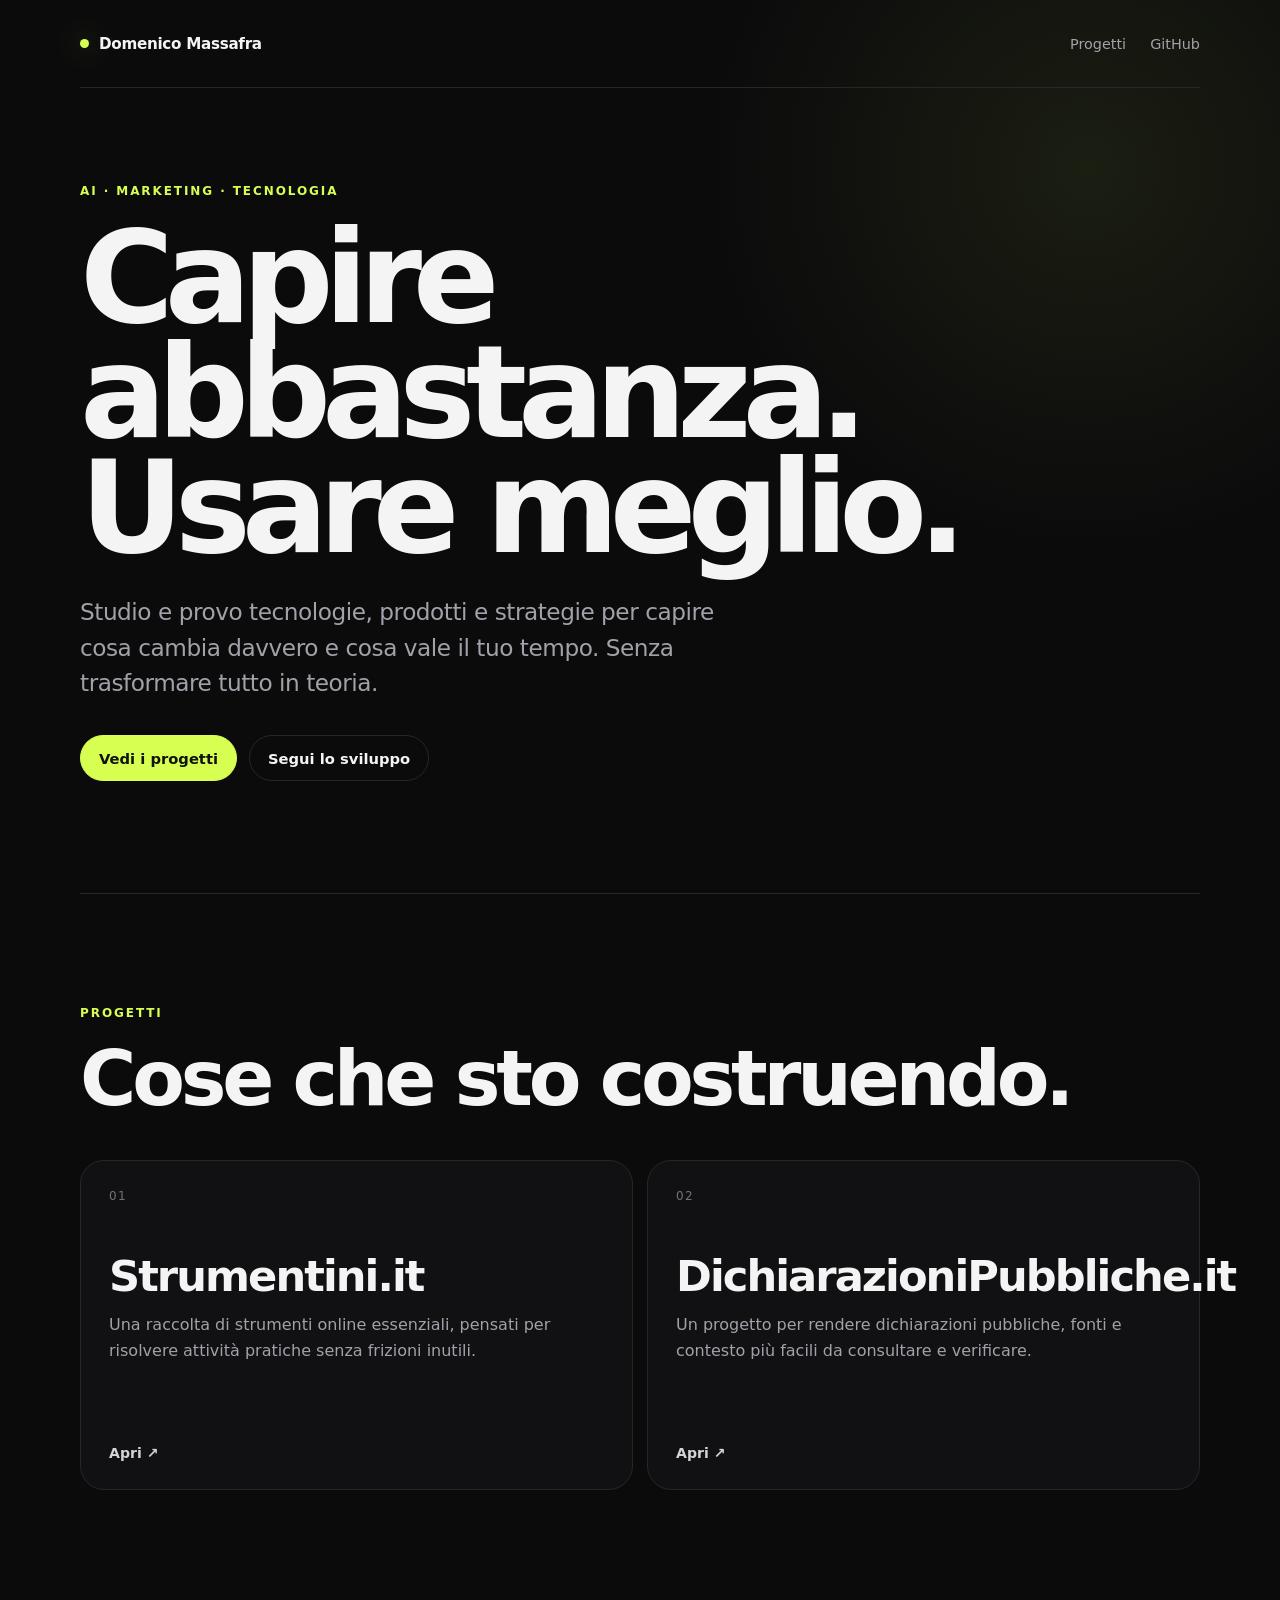
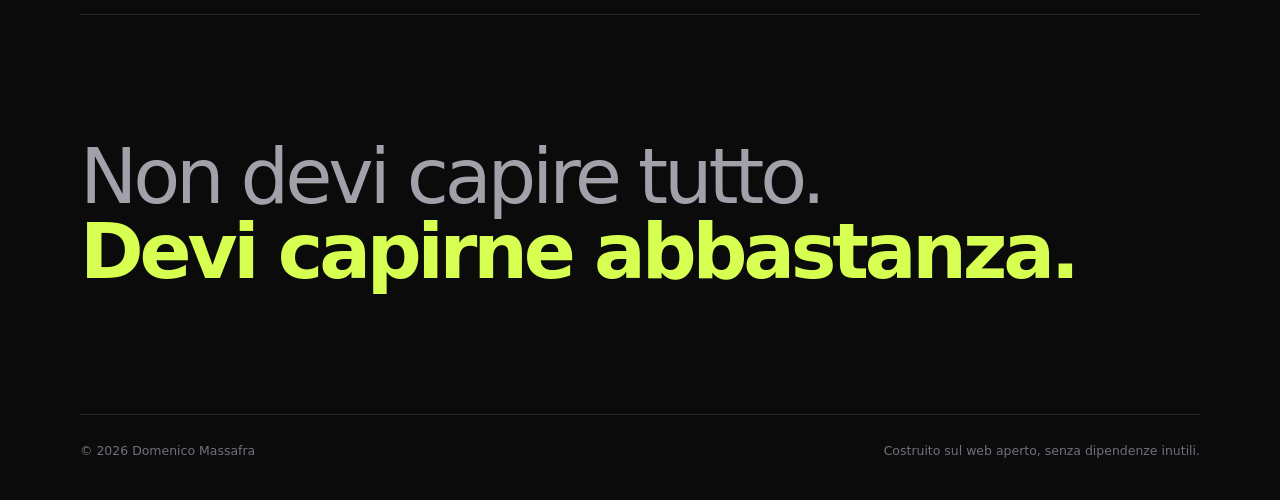
<file: index.html>
<!doctype html>
<html lang="it">
  <head>
    <meta charset="utf-8" />
    <meta name="viewport" content="width=device-width, initial-scale=1" />
    <title>Domenico Massafra — AI, marketing e tecnologia</title>
    <meta
      name="description"
      content="Sito personale di Domenico Massafra. AI, marketing e tecnologia spiegati in modo pratico, con progetti e strumenti utili."
    />
    <meta name="theme-color" content="#0b0b0c" />
    <link rel="canonical" href="https://domenicomassafra.it/" />
    <link rel="icon" href="/favicon.svg" type="image/svg+xml" />
    <link rel="stylesheet" href="/styles.css" />
    <meta property="og:type" content="website" />
    <meta property="og:locale" content="it_IT" />
    <meta property="og:title" content="Domenico Massafra" />
    <meta
      property="og:description"
      content="AI, marketing e tecnologia. Idee, esperimenti e progetti spiegati in modo pratico."
    />
    <meta property="og:url" content="https://domenicomassafra.it/" />
    <meta name="twitter:card" content="summary" />
    <script type="application/ld+json">
      {
        "@context": "https://schema.org",
        "@type": "Person",
        "name": "Domenico Massafra",
        "url": "https://domenicomassafra.it/",
        "sameAs": ["https://github.com/domenicomassafra"]
      }
    </script>
  </head>
  <body>
    <div class="page-shell">
      <header class="site-header" aria-label="Navigazione principale">
        <a class="wordmark" href="/" aria-label="Domenico Massafra, home">
          <span class="wordmark-dot" aria-hidden="true"></span>
          Domenico Massafra
        </a>
        <nav>
          <a href="#progetti">Progetti</a>
          <a href="https://github.com/domenicomassafra" rel="me">GitHub</a>
        </nav>
      </header>

      <main>
        <section class="hero" aria-labelledby="hero-title">
          <p class="eyebrow">AI · MARKETING · TECNOLOGIA</p>
          <h1 id="hero-title">Capire abbastanza.<br />Usare meglio.</h1>
          <p class="hero-copy">
            Studio e provo tecnologie, prodotti e strategie per capire cosa cambia davvero e
            cosa vale il tuo tempo. Senza trasformare tutto in teoria.
          </p>
          <div class="hero-actions">
            <a class="button button-primary" href="#progetti">Vedi i progetti</a>
            <a class="button button-secondary" href="https://github.com/domenicomassafra">
              Segui lo sviluppo
            </a>
          </div>
        </section>

        <section class="projects" id="progetti" aria-labelledby="projects-title">
          <div class="section-heading">
            <p class="eyebrow">PROGETTI</p>
            <h2 id="projects-title">Cose che sto costruendo.</h2>
          </div>

          <div class="project-grid">
            <a class="project-card" href="https://strumentini.it/">
              <div>
                <p class="project-index">01</p>
                <h3>Strumentini.it</h3>
                <p>
                  Una raccolta di strumenti online essenziali, pensati per risolvere attività
                  pratiche senza frizioni inutili.
                </p>
              </div>
              <span class="project-link" aria-hidden="true">Apri ↗</span>
            </a>

            <a class="project-card" href="https://dichiarazionipubbliche.it/">
              <div>
                <p class="project-index">02</p>
                <h3>DichiarazioniPubbliche.it</h3>
                <p>
                  Un progetto per rendere dichiarazioni pubbliche, fonti e contesto più facili
                  da consultare e verificare.
                </p>
              </div>
              <span class="project-link" aria-hidden="true">Apri ↗</span>
            </a>
          </div>
        </section>

        <section class="principle" aria-label="Principio editoriale">
          <p>Non devi capire tutto.</p>
          <strong>Devi capirne abbastanza.</strong>
        </section>
      </main>

      <footer>
        <p>© <span id="year">2026</span> Domenico Massafra</p>
        <p>Costruito sul web aperto, senza dipendenze inutili.</p>
      </footer>
    </div>
  </body>
</html>
</file>
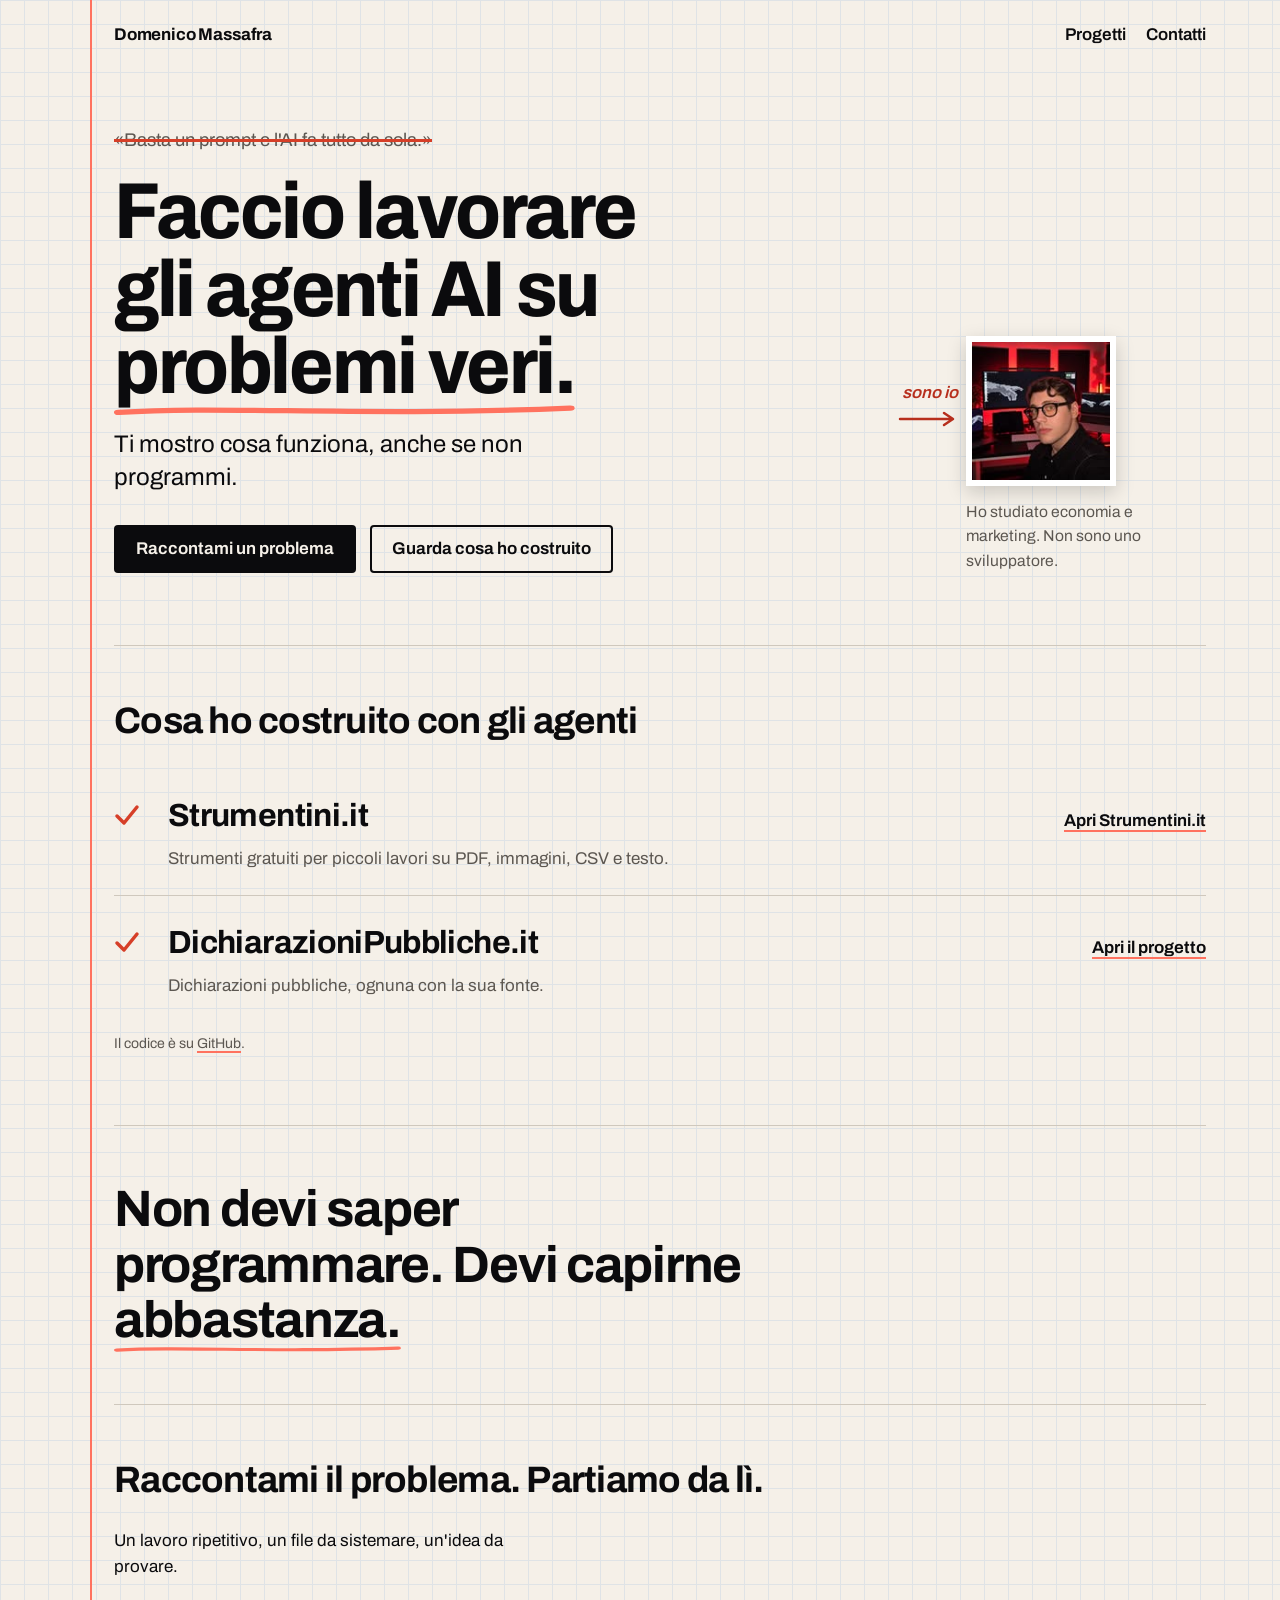
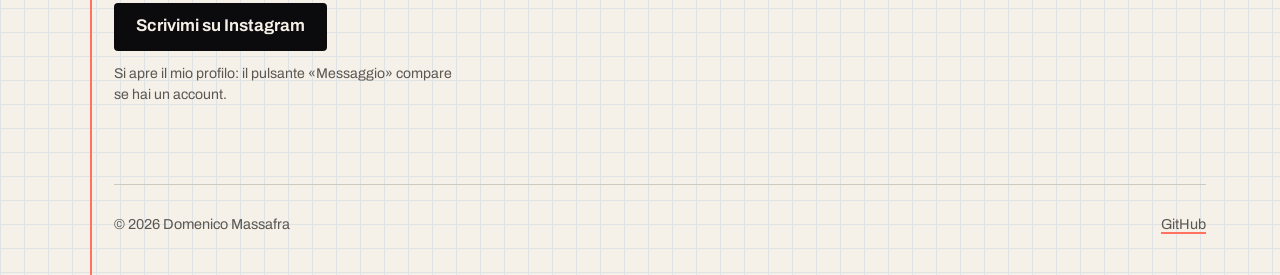
<file: docs/redesign-20261114/a/index.html>
<!doctype html>
<html lang="it">
<head>
<meta charset="utf-8">
<meta name="viewport" content="width=device-width, initial-scale=1">
<title>Domenico Massafra</title>
<meta name="description" content="Faccio lavorare gli agenti AI su problemi veri. Ti mostro cosa funziona, anche se non programmi.">
<link rel="icon" href="../../../site/favicon.svg">
<link rel="stylesheet" href="../fonts/fonts.css">
<style>
:root{
  --paper:#f5f0e8; --ink:#0b0b0d; --soft:#5c5751; --grid:#dfe3e6; --margin:#ff725f;
  --red:#b72f1d;      /* red pen as text on paper: 5.6:1 */
  --red-big:#d63f28;  /* Signal, display size only */
  --line:#cfc8bd;
}
*{box-sizing:border-box}
html{color-scheme:light}
body{margin:0;background:var(--paper);color:var(--ink);font:400 1.0625rem/1.55 "Archivo",Arial,sans-serif;
  background-image:linear-gradient(var(--grid) 1px,transparent 1px),linear-gradient(90deg,var(--grid) 1px,transparent 1px);
  background-size:24px 24px;}
::selection{background:var(--margin);color:var(--ink)}
a{color:inherit;text-underline-offset:.22em;text-decoration-thickness:2px;text-decoration-color:var(--margin)}
a:focus-visible,.btn:focus-visible{outline:3px solid var(--ink);outline-offset:3px;border-radius:2px}
.skip{position:absolute;left:-999px}.skip:focus{left:16px;top:12px;background:var(--ink);color:var(--paper);padding:.5rem .8rem;z-index:9}
.page{position:relative;max-width:1180px;margin:0 auto;padding:0 24px 0 64px}
.page::before{content:"";position:absolute;top:0;bottom:0;left:40px;width:2px;background:var(--margin)}
header{display:flex;justify-content:space-between;align-items:center;padding:22px 0;gap:16px;flex-wrap:wrap}
.mark{font-weight:700;letter-spacing:-.01em;text-decoration:none}
nav a{margin-left:20px;font-weight:600;text-decoration:none}
nav a:hover{text-decoration:underline}
.hero{display:grid;grid-template-columns:minmax(0,1fr) 240px;gap:48px;align-items:end;padding:56px 0 72px}
.myth{color:var(--soft);font-size:1.15rem;margin:0 0 18px;text-decoration:line-through 3px var(--red-big)}
h1{font-weight:750;font-stretch:92%;font-size:clamp(2.4rem,6.2vw,5.2rem);line-height:.98;letter-spacing:-.03em;margin:0;max-width:13ch;text-wrap:balance}
.u{position:relative;white-space:nowrap}
.u svg{position:absolute;left:0;bottom:-.12em;width:100%;height:.22em;overflow:visible}
.lead{font-size:clamp(1.2rem,2vw,1.5rem);line-height:1.35;margin:22px 0 0;max-width:30ch}
.actions{display:flex;gap:14px;flex-wrap:wrap;margin-top:32px}
.btn{display:inline-flex;align-items:center;min-height:48px;padding:0 22px;background:var(--ink);color:var(--paper);font-weight:650;text-decoration:none;border-radius:4px;transition:transform .15s ease-out,background .15s}
.btn:hover{background:var(--red)}
.btn:active{transform:translateY(1px)}
.btn.ghost{background:transparent;color:var(--ink);box-shadow:inset 0 0 0 2px var(--ink)}
.btn.ghost:hover{background:var(--ink);color:var(--paper)}
figure{margin:0;position:relative;justify-self:end}
figure img{display:block;width:150px;height:150px;border:6px solid #fff;box-shadow:0 6px 18px rgba(11,11,13,.18)}
figcaption{position:absolute;left:-118px;top:44px;color:var(--red);font-weight:600;font-style:italic;font-size:1.05rem;width:110px;text-align:right}
figcaption svg{display:block;margin:4px 0 0 auto}
.intro{margin:14px 0 0;color:var(--soft);font-size:.98rem;max-width:30ch}
section{padding:56px 0;border-top:1px solid var(--line)}
h2{font-weight:700;font-size:clamp(1.6rem,3vw,2.3rem);letter-spacing:-.02em;line-height:1.05;margin:0 0 28px}
.work{list-style:none;margin:0;padding:0}
.work li{display:grid;grid-template-columns:36px minmax(0,1fr) auto;gap:6px 18px;align-items:baseline;padding:22px 0;border-bottom:1px solid var(--line)}
.work li:last-child{border-bottom:0}
.work h3{margin:0;overflow-wrap:anywhere;font-size:clamp(1.4rem,2.6vw,2rem);letter-spacing:-.02em;font-weight:700}
.work p{grid-column:2;margin:0;color:var(--soft);max-width:52ch}
.work a.go{grid-column:3;grid-row:1;font-weight:650;white-space:nowrap}
.work svg{grid-row:1}
.quote{font-weight:700;font-size:clamp(1.7rem,4vw,3.2rem);line-height:1.08;letter-spacing:-.025em;max-width:22ch;margin:0}
.quote .u svg{height:.2em}
.contact p{margin:0 0 22px;max-width:44ch}
.note{font-size:.88rem;color:var(--soft);margin-top:12px!important}
footer{display:flex;justify-content:space-between;gap:16px;flex-wrap:wrap;padding:28px 0 40px;border-top:1px solid var(--line);font-size:.9rem;color:var(--soft)}
@media (max-width:760px){
  .page{padding:0 16px 0 36px}.page::before{left:20px}
  .hero{grid-template-columns:1fr;gap:28px;padding:28px 0 48px}
  figure{justify-self:start;order:-1;margin-left:0}
  figcaption{left:172px;top:40px;text-align:left}
  figcaption svg{transform:scaleX(-1);margin:4px 0 0}
  nav a{margin:0 16px 0 0}
  .work li{grid-template-columns:28px minmax(0,1fr)}
  .work a.go{grid-column:2;grid-row:auto}
  .btn{flex:1 1 100%;justify-content:center}
}
@media (max-width:360px){figcaption{left:166px;width:90px}}
@media (prefers-reduced-motion:no-preference){
  .draw path{stroke-dasharray:400;stroke-dashoffset:400;animation:draw .9s .35s cubic-bezier(.2,.7,.2,1) forwards}
  @keyframes draw{to{stroke-dashoffset:0}}
}
</style>
</head>
<body>
<a class="skip" href="#main">Vai al contenuto</a>
<div class="page">
<header>
  <a class="mark" href="#">Domenico Massafra</a>
  <nav aria-label="Principale"><a href="#progetti">Progetti</a><a href="#contatti">Contatti</a></nav>
</header>
<main id="main">
  <div class="hero">
    <div>
      <p class="myth">«Basta un prompt e l'AI fa tutto da sola.»</p>
      <h1>Faccio lavorare gli agenti AI su <span class="u">problemi veri.<svg viewBox="0 0 300 20" preserveAspectRatio="none" aria-hidden="true" class="draw"><path d="M3 12 C70 4 160 17 297 7" stroke="#ff725f" stroke-width="6" fill="none" stroke-linecap="round"/></svg></span></h1>
      <p class="lead">Ti mostro cosa funziona, anche se non programmi.</p>
      <div class="actions">
        <a class="btn" href="https://www.instagram.com/domenico.massafraa/">Raccontami un problema</a>
        <a class="btn ghost" href="#progetti">Guarda cosa ho costruito</a>
      </div>
    </div>
    <figure>
      <img src="../../../site/ritratto-instagram.jpg" width="150" height="150" alt="Domenico Massafra alla sua scrivania, con occhiali e luce rossa alle spalle">
      <figcaption>sono io<svg width="60" height="18" viewBox="0 0 60 18" aria-hidden="true"><path d="M2 9 H54 M46 3 L55 9 L46 15" stroke="#b72f1d" stroke-width="2.5" fill="none" stroke-linecap="round" stroke-linejoin="round"/></svg></figcaption>
      <p class="intro">Ho studiato economia e marketing. Non sono uno sviluppatore.</p>
    </figure>
  </div>

  <section id="progetti" aria-labelledby="h-prog">
    <h2 id="h-prog">Cosa ho costruito con gli agenti</h2>
    <ul class="work">
      <li>
        <svg width="26" height="22" viewBox="0 0 26 22" aria-hidden="true"><path d="M3 12 L10 19 L23 3" stroke="#d63f28" stroke-width="3.5" fill="none" stroke-linecap="round" stroke-linejoin="round"/></svg>
        <h3>Strumentini.it</h3>
        <p>Strumenti gratuiti per piccoli lavori su PDF, immagini, CSV e testo.</p>
        <a class="go" href="https://strumentini.it/">Apri Strumentini.it</a>
      </li>
      <li>
        <svg width="26" height="22" viewBox="0 0 26 22" aria-hidden="true"><path d="M3 12 L10 19 L23 3" stroke="#d63f28" stroke-width="3.5" fill="none" stroke-linecap="round" stroke-linejoin="round"/></svg>
        <h3>DichiarazioniPubbliche.it</h3>
        <p>Dichiarazioni pubbliche, ognuna con la sua fonte.</p>
        <a class="go" href="https://dichiarazionipubbliche.it/">Apri il progetto</a>
      </li>
    </ul>
    <p class="note">Il codice è su <a href="https://github.com/domenicomassafra">GitHub</a>.</p>
  </section>

  <section aria-label="Cosa penso">
    <p class="quote">Non devi saper programmare. Devi capirne <span class="u">abbastanza.<svg viewBox="0 0 300 20" preserveAspectRatio="none" aria-hidden="true"><path d="M3 12 C70 5 160 16 297 8" stroke="#ff725f" stroke-width="6" fill="none" stroke-linecap="round"/></svg></span></p>
  </section>

  <section id="contatti" class="contact" aria-labelledby="h-con">
    <h2 id="h-con">Raccontami il problema. Partiamo da lì.</h2>
    <p>Un lavoro ripetitivo, un file da sistemare, un'idea da provare.</p>
    <a class="btn" href="https://www.instagram.com/domenico.massafraa/">Scrivimi su Instagram</a>
    <p class="note">Si apre il mio profilo: il pulsante «Messaggio» compare se hai un account.</p>
  </section>
</main>
<footer><span>© 2026 Domenico Massafra</span><a href="https://github.com/domenicomassafra">GitHub</a></footer>
</div>
</body>
</html>
</file>
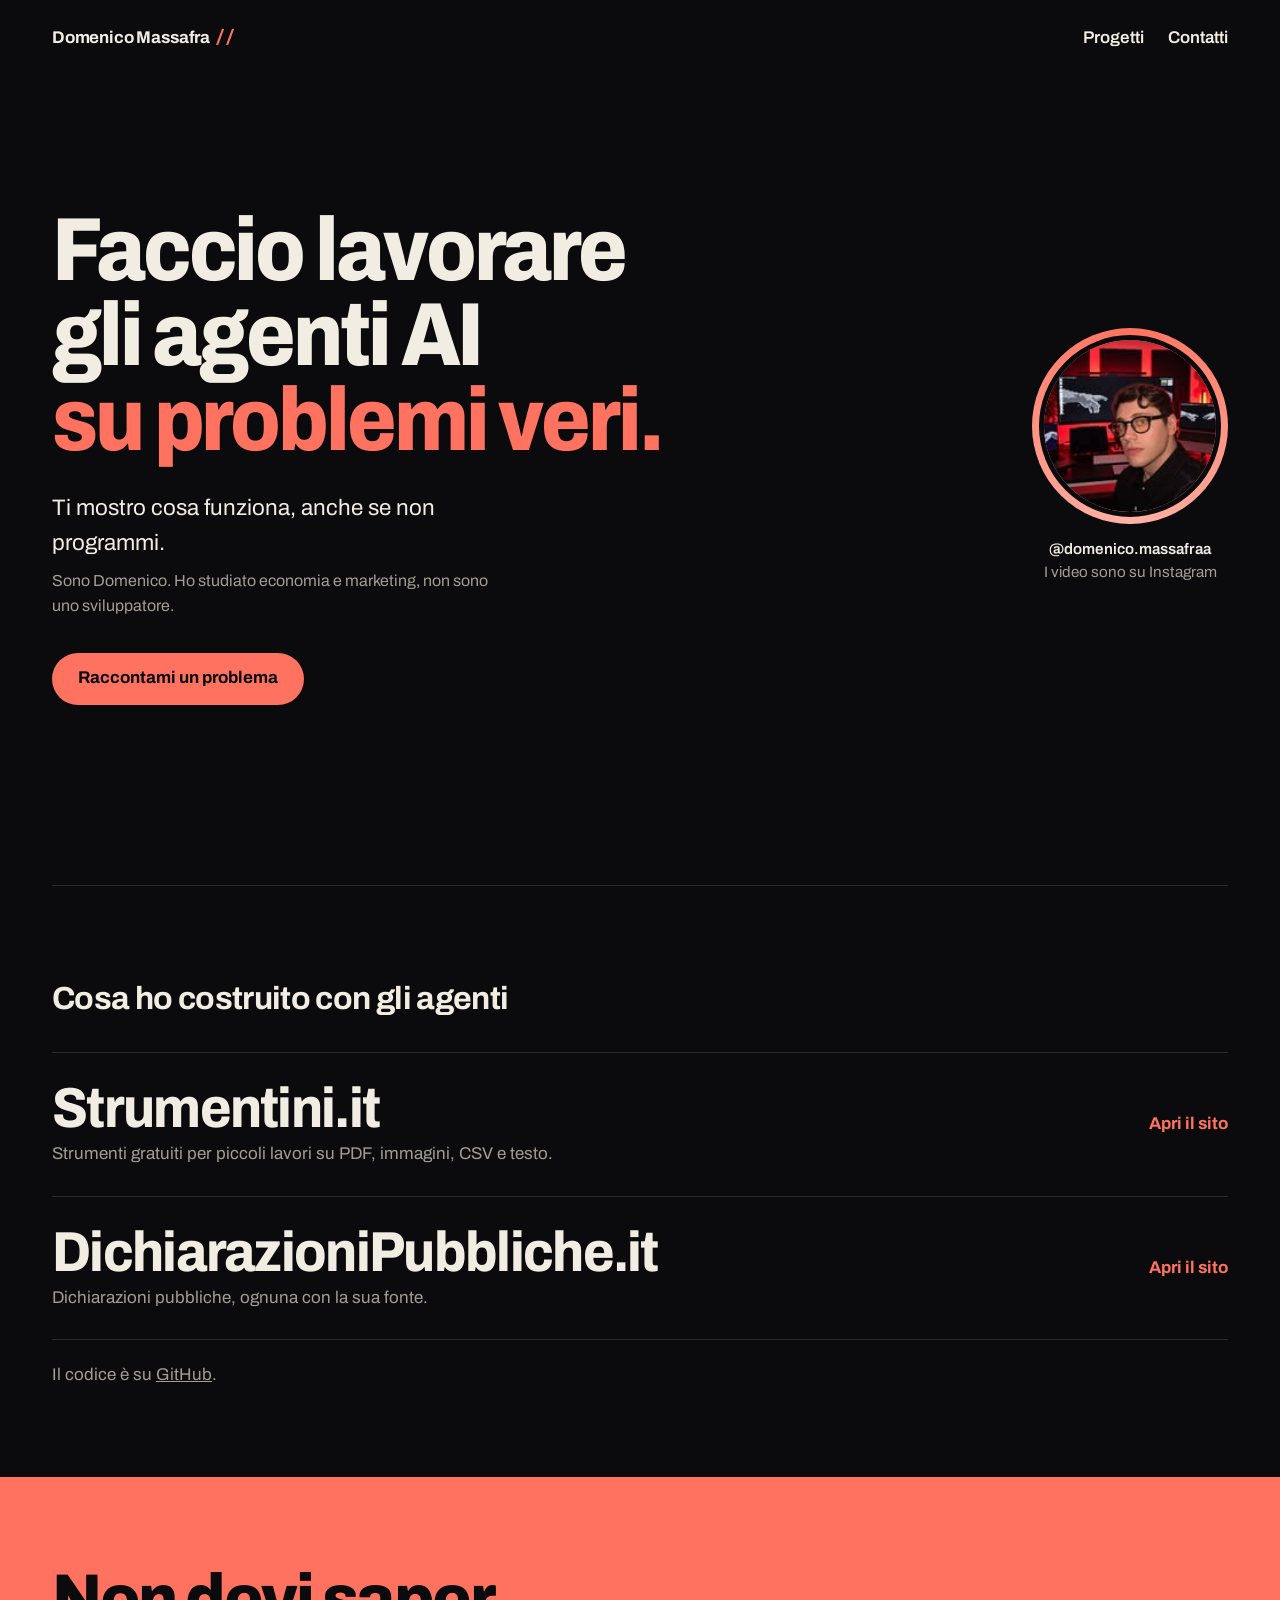
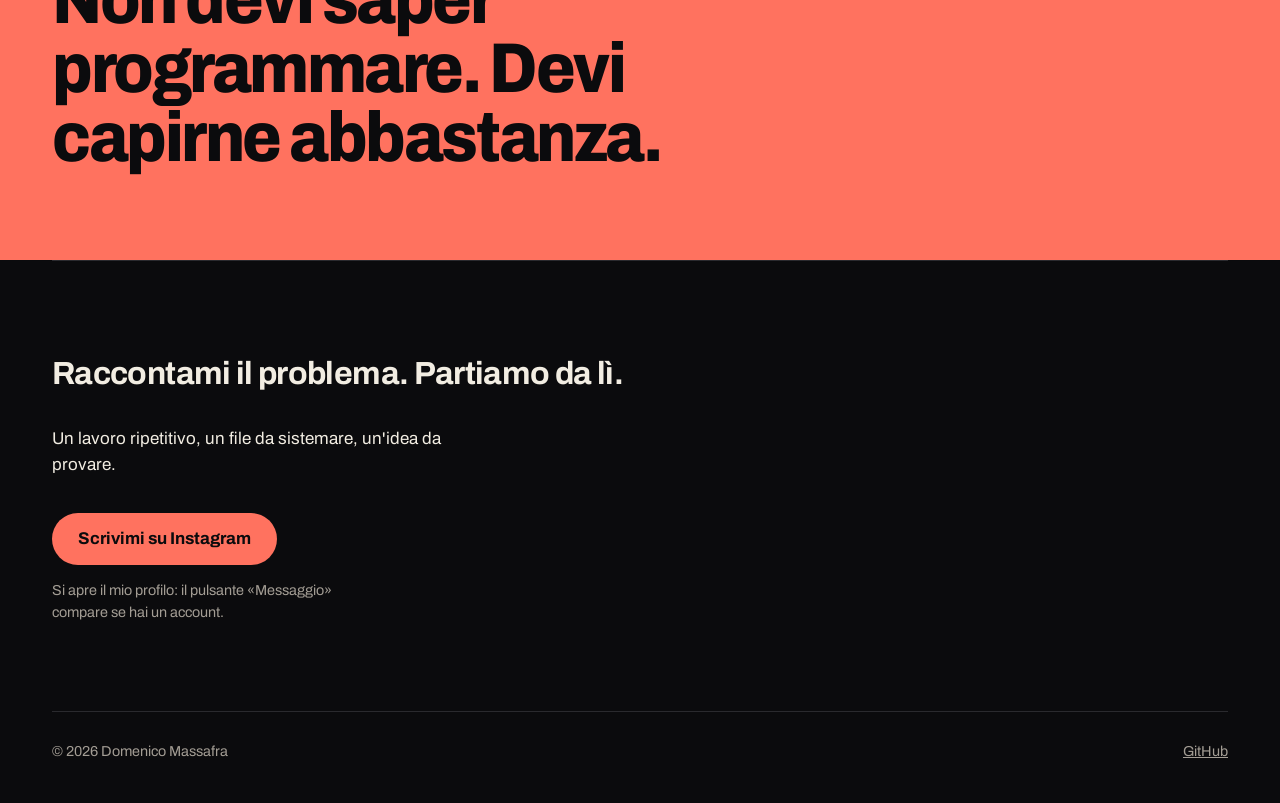
<file: docs/redesign-20261114/b/index.html>
<!doctype html>
<html lang="it">
<head>
<meta charset="utf-8">
<meta name="viewport" content="width=device-width, initial-scale=1">
<title>Domenico Massafra</title>
<meta name="description" content="Faccio lavorare gli agenti AI su problemi veri. Ti mostro cosa funziona, anche se non programmi.">
<link rel="icon" href="../../../site/favicon.svg">
<link rel="stylesheet" href="../fonts/fonts.css">
<style>
:root{--bg:#0b0b0d;--ink:#f2ede2;--soft:#a39d94;--coral:#ff725f;--hair:#2a2a2e;--panel:#141416}
*{box-sizing:border-box}
html{color-scheme:dark}
body{margin:0;background:var(--bg);color:var(--ink);font:400 1.0625rem/1.55 "Archivo",Arial,sans-serif}
::selection{background:var(--coral);color:var(--bg)}
a{color:inherit}
a:focus-visible{outline:3px solid var(--coral);outline-offset:4px;border-radius:3px}
.skip{position:absolute;left:-999px}.skip:focus{left:16px;top:12px;background:var(--coral);color:var(--bg);padding:.5rem .8rem;z-index:9}
.wrap{max-width:1240px;margin:0 auto;padding:0 32px}
header{display:flex;justify-content:space-between;align-items:center;gap:16px;padding:24px 0;flex-wrap:wrap}
.mark{font-weight:700;text-decoration:none;letter-spacing:-.01em}
.mark b{color:var(--coral);font-family:"JetBrains Mono",monospace;font-weight:700;margin-left:.3em}
nav a{margin-left:24px;text-decoration:none;font-weight:600}
nav a:hover{color:var(--coral)}
.hero{min-height:calc(100svh - 90px);display:grid;grid-template-columns:minmax(0,1fr) auto;gap:56px;align-items:center;padding:24px 0 72px}
h1{margin:0;font-weight:800;font-stretch:88%;font-size:clamp(2.6rem,7vw,6rem);line-height:.95;letter-spacing:-.035em;text-wrap:balance}
h1 span{display:block}
h1 .on{color:var(--coral)}
.lead{font-size:clamp(1.15rem,1.8vw,1.4rem);color:var(--ink);max-width:34ch;margin:28px 0 0}
.lead small{display:block;color:var(--soft);font-size:1rem;margin-top:8px}
.cta{display:inline-flex;align-items:center;gap:12px;min-height:52px;margin-top:34px;padding:0 26px;background:var(--coral);color:var(--bg);font-weight:700;text-decoration:none;border-radius:999px;transition:transform .15s ease-out,background .15s}
.cta:hover{background:#ff8b7b}.cta:active{transform:translateY(1px)}
.ring{display:block;text-decoration:none;text-align:center}
.ring span{display:block;width:196px;height:196px;border-radius:50%;padding:7px;background:conic-gradient(var(--coral),#ffb3a6,var(--coral));transition:transform .25s cubic-bezier(.2,.7,.2,1)}
.ring:hover span{transform:scale(1.03)}
.ring img{display:block;width:100%;height:100%;border-radius:50%;border:5px solid var(--bg);object-fit:cover}
.ring em{display:block;font-style:normal;font-size:.95rem;color:var(--soft);margin-top:14px}
.ring em strong{color:var(--ink);font-weight:600}
section{padding:88px 0;border-top:1px solid var(--hair)}
h2{font-size:clamp(1.5rem,2.6vw,2rem);font-weight:700;letter-spacing:-.02em;margin:0 0 28px}
.proj{list-style:none;margin:0;padding:0}
.proj a{display:grid;grid-template-columns:minmax(0,1fr) auto;gap:4px 24px;align-items:end;padding:28px 0;border-bottom:1px solid var(--hair);text-decoration:none}
.proj li:first-child a{border-top:1px solid var(--hair)}
.proj strong{font-size:clamp(1.7rem,4.4vw,3.6rem);font-weight:750;font-stretch:92%;letter-spacing:-.03em;line-height:1;overflow-wrap:anywhere;transition:color .15s}
.proj span{grid-column:1;color:var(--soft)}
.proj i{grid-column:2;grid-row:1/3;align-self:center;font-style:normal;color:var(--coral);font-weight:700;white-space:nowrap}
.proj a:hover strong{color:var(--coral)}
.gh{margin:22px 0 0;color:var(--soft)}
.band{background:var(--coral);color:var(--bg);border:0}
.band p{margin:0;font-weight:800;font-stretch:90%;font-size:clamp(2rem,5.5vw,4.6rem);line-height:.98;letter-spacing:-.035em;max-width:16ch}
.contact p{max-width:42ch;margin:0}
.contact .note{font-size:.9rem;color:var(--soft);margin-top:14px}
footer{display:flex;justify-content:space-between;gap:12px;flex-wrap:wrap;padding:28px 0 40px;border-top:1px solid var(--hair);color:var(--soft);font-size:.9rem}
@media (max-width:820px){
  .wrap{padding:0 16px}
  .hero{grid-template-columns:1fr;min-height:0;gap:32px;padding:16px 0 56px}
  .ring{order:-1;display:flex;align-items:center;gap:16px;text-align:left}
  .ring span{width:104px;height:104px;padding:4px;flex:none}
  .ring img{border-width:3px}
  .ring em{margin:0}
  nav a{margin:0 18px 0 0}
  .cta{width:100%;justify-content:center}
  section{padding:60px 0}
  .proj a{grid-template-columns:1fr}
  .proj i{grid-column:1;grid-row:auto;margin-top:8px}
}
@media (prefers-reduced-motion:no-preference){
  h1 span{opacity:0;transform:translateY(.25em);animation:up .7s cubic-bezier(.16,1,.3,1) forwards}
  h1 span:nth-child(2){animation-delay:.12s}h1 span:nth-child(3){animation-delay:.24s}
  @keyframes up{to{opacity:1;transform:none}}
}
</style>
</head>
<body>
<a class="skip" href="#main">Vai al contenuto</a>
<div class="wrap">
<header>
  <a class="mark" href="#">Domenico Massafra<b>//</b></a>
  <nav aria-label="Principale"><a href="#progetti">Progetti</a><a href="#contatti">Contatti</a></nav>
</header>
<main id="main">
  <div class="hero">
    <div>
      <h1><span>Faccio lavorare</span><span>gli agenti AI</span><span class="on">su problemi veri.</span></h1>
      <p class="lead">Ti mostro cosa funziona, anche se non programmi.
        <small>Sono Domenico. Ho studiato economia e marketing, non sono uno sviluppatore.</small></p>
      <a class="cta" href="https://www.instagram.com/domenico.massafraa/">Raccontami un problema</a>
    </div>
    <a class="ring" href="https://www.instagram.com/domenico.massafraa/">
      <span><img src="../../../site/ritratto-instagram.jpg" width="150" height="150" alt="Domenico Massafra alla sua scrivania, con luce rossa alle spalle"></span>
      <em><strong>@domenico.massafraa</strong><br>I video sono su Instagram</em>
    </a>
  </div>

  <section id="progetti" aria-labelledby="h-p">
    <h2 id="h-p">Cosa ho costruito con gli agenti</h2>
    <ul class="proj">
      <li><a href="https://strumentini.it/"><strong>Strumentini.it</strong><span>Strumenti gratuiti per piccoli lavori su PDF, immagini, CSV e testo.</span><i>Apri il sito</i></a></li>
      <li><a href="https://dichiarazionipubbliche.it/"><strong>DichiarazioniPubbliche.it</strong><span>Dichiarazioni pubbliche, ognuna con la sua fonte.</span><i>Apri il sito</i></a></li>
    </ul>
    <p class="gh">Il codice è su <a href="https://github.com/domenicomassafra">GitHub</a>.</p>
  </section>
</main>
</div>
<section class="band" aria-label="Cosa penso"><div class="wrap"><p>Non devi saper programmare. Devi capirne abbastanza.</p></div></section>
<div class="wrap">
  <section id="contatti" class="contact" aria-labelledby="h-c">
    <h2 id="h-c">Raccontami il problema. Partiamo da lì.</h2>
    <p>Un lavoro ripetitivo, un file da sistemare, un'idea da provare.</p>
    <a class="cta" href="https://www.instagram.com/domenico.massafraa/">Scrivimi su Instagram</a>
    <p class="note">Si apre il mio profilo: il pulsante «Messaggio» compare se hai un account.</p>
  </section>
  <footer><span>© 2026 Domenico Massafra</span><a href="https://github.com/domenicomassafra">GitHub</a></footer>
</div>
</body>
</html>
</file>
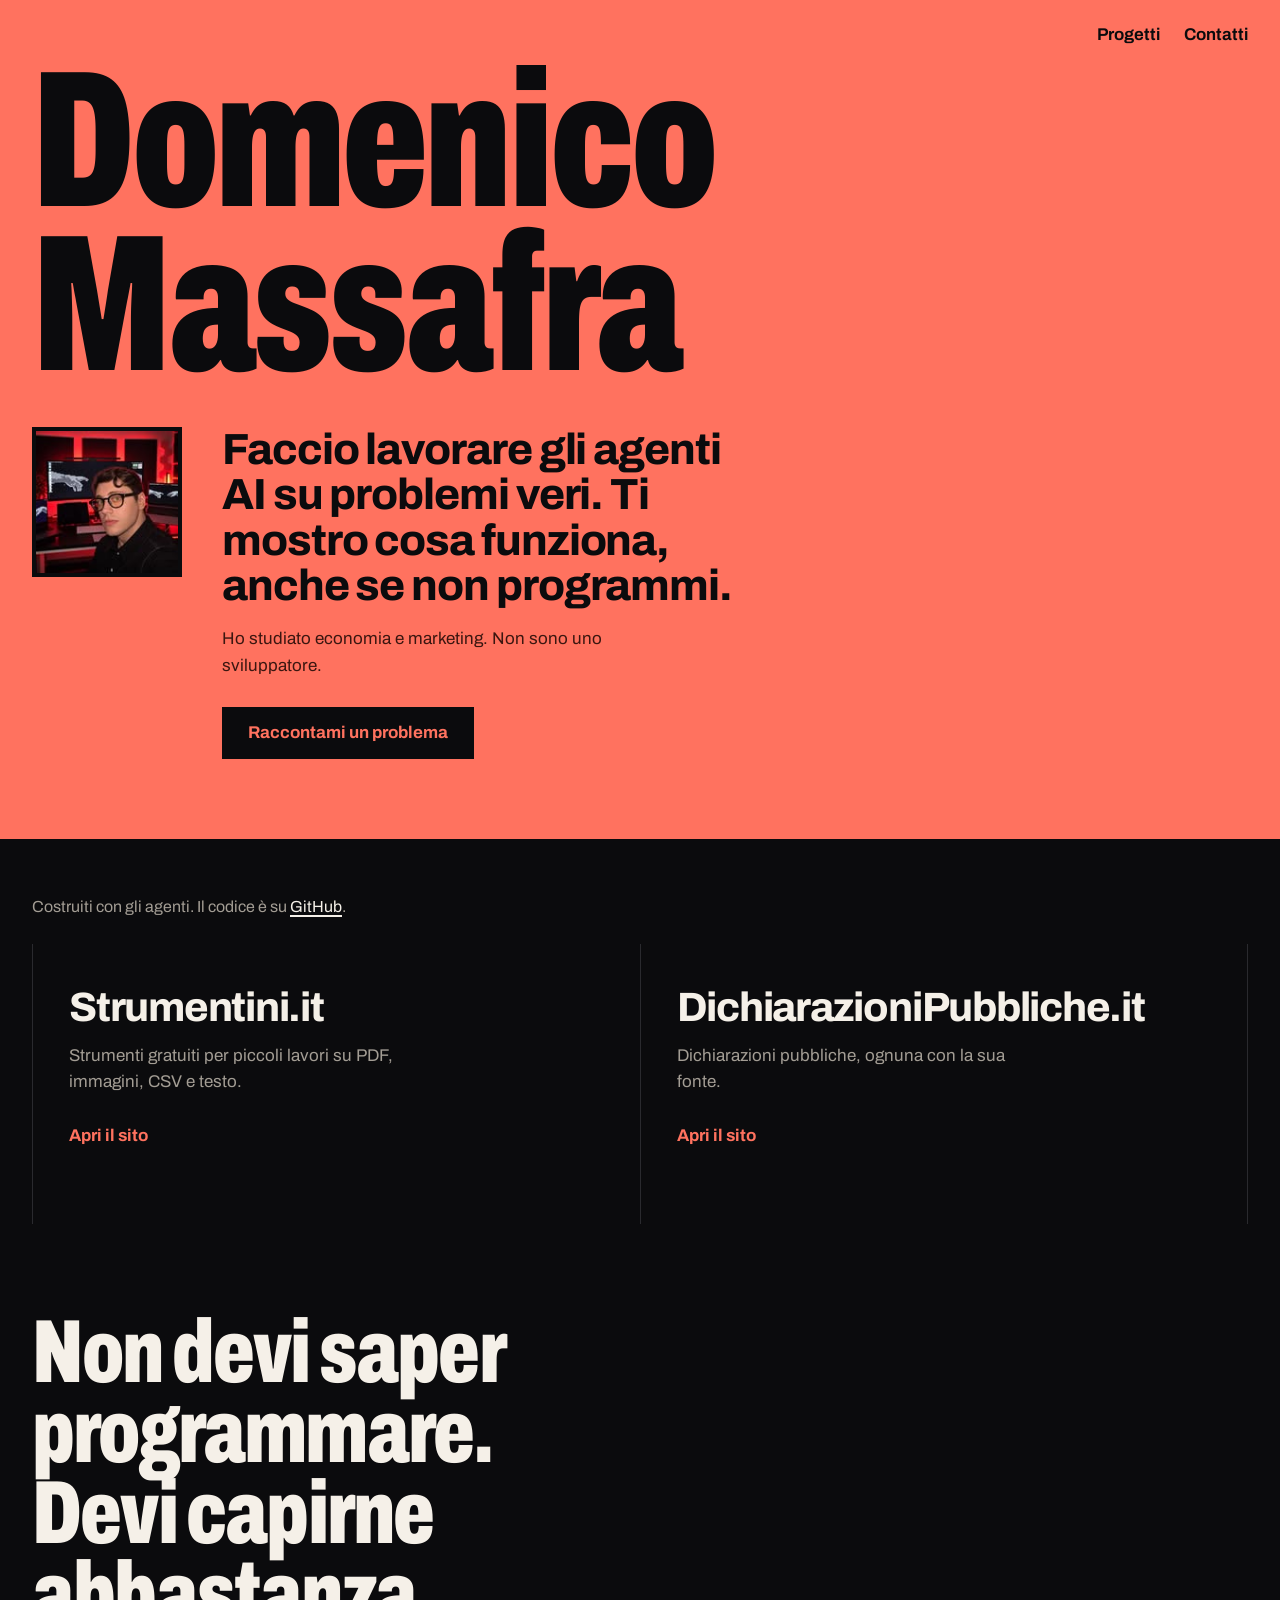
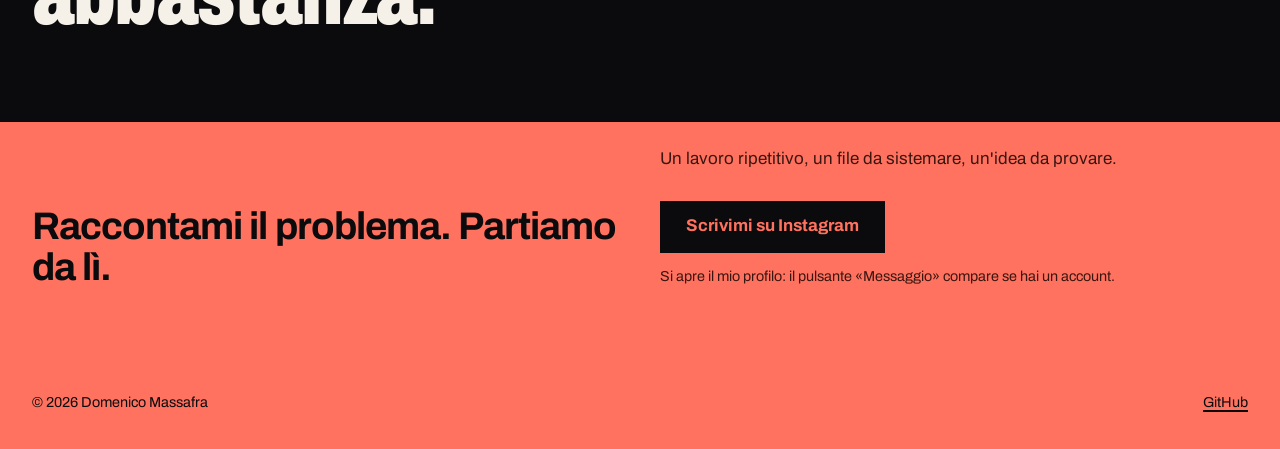
<file: docs/redesign-20261114/c/index.html>
<!doctype html>
<html lang="it">
<head>
<meta charset="utf-8">
<meta name="viewport" content="width=device-width, initial-scale=1">
<title>Domenico Massafra</title>
<meta name="description" content="Faccio lavorare gli agenti AI su problemi veri. Ti mostro cosa funziona, anche se non programmi.">
<link rel="icon" href="../../../site/favicon.svg">
<link rel="stylesheet" href="../fonts/fonts.css">
<style>
:root{--coral:#ff725f;--ink:#0b0b0d;--ink-soft:#3b1610;--paper:#f5f0e8;--dark-soft:#a39d94}
*{box-sizing:border-box}
body{margin:0;background:var(--coral);color:var(--ink);font:400 1.0625rem/1.55 "Archivo",Arial,sans-serif}
::selection{background:var(--ink);color:var(--coral)}
a{color:inherit;text-underline-offset:.2em;text-decoration-thickness:2px}
a:focus-visible{outline:3px solid currentColor;outline-offset:4px}
.skip{position:absolute;left:-999px}.skip:focus{left:16px;top:12px;background:var(--ink);color:var(--coral);padding:.5rem .8rem;z-index:9}
.wrap{max-width:1320px;margin:0 auto;padding:0 32px}
header{display:flex;justify-content:flex-end;gap:24px;padding:22px 0 0}
header a{font-weight:650;text-decoration:none}
header a:hover{text-decoration:underline}
h1{margin:12px 0 0;font-weight:850;font-stretch:66%;text-transform:none;letter-spacing:-.02em;line-height:.84;font-size:clamp(3.6rem,15.2vw,13.5rem)}
h1 span{display:block}
.top{display:grid;grid-template-columns:auto minmax(0,1fr);gap:40px;align-items:start;padding:40px 0 80px}
.top img{display:block;width:150px;height:150px;border:4px solid var(--ink)}
.promise{margin:0;font-weight:750;font-size:clamp(1.6rem,3.4vw,2.9rem);line-height:1.04;letter-spacing:-.025em;max-width:20ch}
.who{margin:18px 0 0;color:var(--ink-soft);max-width:44ch}
.btn{display:inline-flex;align-items:center;min-height:52px;padding:0 26px;margin-top:28px;background:var(--ink);color:var(--coral);font-weight:700;text-decoration:none;transition:transform .15s ease-out}
.btn:hover{transform:translateY(-2px)}.btn:active{transform:none}
.dark{background:var(--ink);color:var(--paper)}
.dark a:focus-visible{outline-color:var(--coral)}
.grid2{display:grid;grid-template-columns:1fr 1fr;gap:0;border-left:1px solid #2a2a2e}
.grid2 a{display:block;padding:44px 36px 48px;border-right:1px solid #2a2a2e;text-decoration:none;min-height:280px;position:relative}
.grid2 h2{font-size:clamp(1.6rem,3.2vw,2.8rem);font-weight:750;letter-spacing:-.03em;line-height:1;margin:0 0 14px;overflow-wrap:anywhere}
.grid2 p{margin:0;color:var(--dark-soft);max-width:34ch}
.grid2 b{display:inline-block;margin-top:28px;color:var(--coral);font-weight:700}
.grid2 a:hover h2{color:var(--coral)}
.label{padding:56px 0 24px;margin:0;font-size:1rem;color:var(--dark-soft)}
.label a{color:var(--paper)}
.belief{padding:88px 0}
.belief p{margin:0;font-weight:850;font-stretch:70%;font-size:clamp(2.4rem,7vw,6rem);line-height:.9;letter-spacing:-.02em;max-width:14ch}
.contact{padding:24px 0 80px;display:grid;grid-template-columns:1fr 1fr;gap:40px;align-items:end}
.contact h2{font-size:clamp(1.6rem,3vw,2.4rem);letter-spacing:-.025em;line-height:1.05;margin:24px 0 0}
.contact p{margin:0;color:var(--ink-soft)}
.contact .note{font-size:.9rem;margin-top:12px}
footer{display:flex;justify-content:space-between;gap:12px;flex-wrap:wrap;padding:24px 0 36px;font-size:.9rem}
@media (max-width:780px){
  .wrap{padding:0 16px}
  header{justify-content:flex-start}
  .top{grid-template-columns:1fr;gap:24px;padding:28px 0 56px}
  .top img{width:112px;height:112px}
  .btn{width:100%;justify-content:center}
  .grid2{grid-template-columns:1fr;border-left:0}
  .grid2 a{border-right:0;border-bottom:1px solid #2a2a2e;padding:36px 0;min-height:0}
  .contact{grid-template-columns:1fr;gap:12px}
  .belief{padding:60px 0}
}
@media (prefers-reduced-motion:no-preference){
  h1 span{clip-path:inset(0 0 100% 0);animation:rise .8s cubic-bezier(.16,1,.3,1) forwards}
  h1 span+span{animation-delay:.1s}
  @keyframes rise{to{clip-path:inset(0 0 0 0)}}
}
</style>
</head>
<body>
<a class="skip" href="#main">Vai al contenuto</a>
<div class="wrap">
  <header><a href="#progetti">Progetti</a><a href="#contatti">Contatti</a></header>
  <main id="main">
    <h1><span>Domenico</span><span>Massafra</span></h1>
    <div class="top">
      <img src="../../../site/ritratto-instagram.jpg" width="150" height="150" alt="Domenico Massafra alla sua scrivania, con luce rossa alle spalle">
      <div>
        <p class="promise">Faccio lavorare gli agenti AI su problemi veri. Ti mostro cosa funziona, anche se non programmi.</p>
        <p class="who">Ho studiato economia e marketing. Non sono uno sviluppatore.</p>
        <a class="btn" href="https://www.instagram.com/domenico.massafraa/">Raccontami un problema</a>
      </div>
    </div>
  </main>
</div>
<div class="dark" id="progetti">
  <div class="wrap">
    <p class="label">Costruiti con gli agenti. Il codice è su <a href="https://github.com/domenicomassafra">GitHub</a>.</p>
    <div class="grid2">
      <a href="https://strumentini.it/"><h2>Strumentini.it</h2><p>Strumenti gratuiti per piccoli lavori su PDF, immagini, CSV e testo.</p><b>Apri il sito</b></a>
      <a href="https://dichiarazionipubbliche.it/"><h2>Dichiarazioni&shy;Pubbliche.it</h2><p>Dichiarazioni pubbliche, ognuna con la sua fonte.</p><b>Apri il sito</b></a>
    </div>
    <div class="belief"><p>Non devi saper programmare. Devi capirne abbastanza.</p></div>
  </div>
</div>
<div class="wrap">
  <section class="contact" id="contatti" aria-labelledby="h-c">
    <div><h2 id="h-c">Raccontami il problema. Partiamo da lì.</h2></div>
    <div>
      <p>Un lavoro ripetitivo, un file da sistemare, un'idea da provare.</p>
      <a class="btn" href="https://www.instagram.com/domenico.massafraa/">Scrivimi su Instagram</a>
      <p class="note">Si apre il mio profilo: il pulsante «Messaggio» compare se hai un account.</p>
    </div>
  </section>
  <footer><span>© 2026 Domenico Massafra</span><a href="https://github.com/domenicomassafra">GitHub</a></footer>
</div>
</body>
</html>
</file>
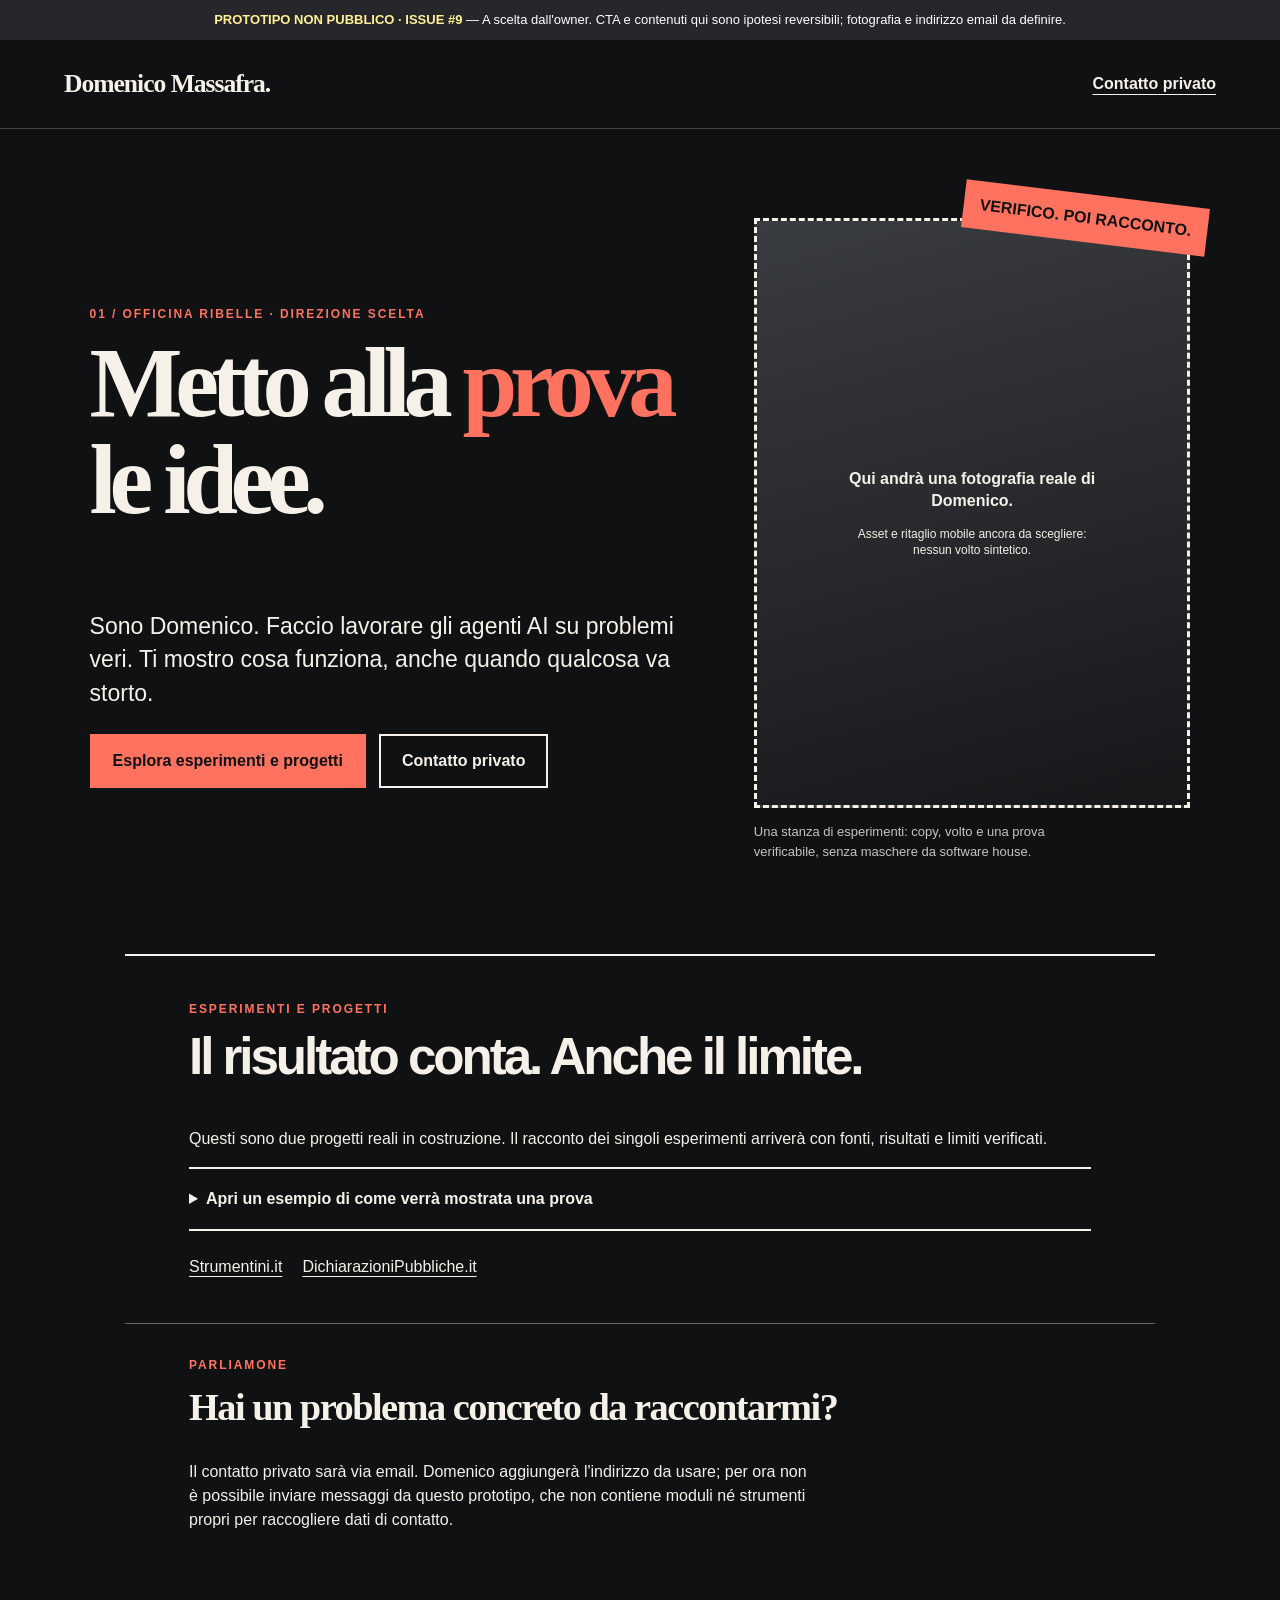
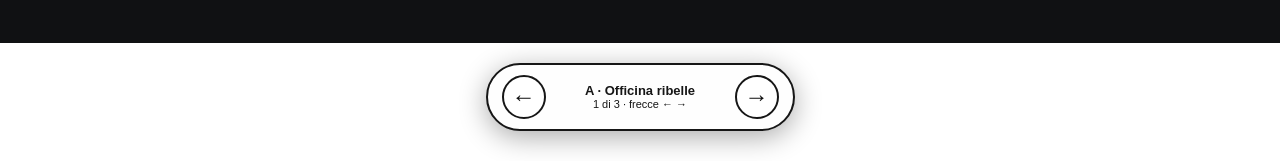
<file: docs/prototypes/issue-9-creative-directions.html>
<!doctype html>
<html lang="it">
<head>
  <meta charset="utf-8">
  <meta name="viewport" content="width=device-width, initial-scale=1">
  <meta name="robots" content="noindex,nofollow">
  <title>Prototipo #9 — Tre direzioni per Domenico Massafra</title>
  <!-- Three nonpublic, throwaway visual directions for issue #9; switch via ?variant=a|b|c. -->
  <style>
    *,*::before,*::after{box-sizing:border-box}
    html{scroll-behavior:smooth}
    body{margin:0;font-family:Arial,Helvetica,sans-serif;line-height:1.5}
    button,a{font:inherit}
    a{color:inherit}
    button{cursor:pointer}
    :focus-visible{outline:3px solid #1967ff;outline-offset:4px}
    [hidden]{display:none!important}
    .prototype-note{position:relative;z-index:2;padding:10px 24px;background:#26262b;color:#fff;font-size:13px;text-align:center}
    .prototype-note strong{color:#fff093}
    .prototype-note a{color:#fff;white-space:nowrap}
    .variant{min-height:100vh;padding-bottom:35px}
    .nav{display:flex;justify-content:space-between;align-items:center;gap:18px;padding:25px clamp(22px,5vw,90px)}
    .nav strong{font-size:clamp(16px,1.5vw,22px);letter-spacing:-.04em}
    .nav a{text-underline-offset:5px}
    .kicker{font-size:12px;font-weight:800;letter-spacing:.16em;text-transform:uppercase}
    h1,h2,h3,p{margin-top:0}
    h1{font-weight:900;line-height:.98;letter-spacing:-.075em}
    .intro{max-width:590px;font-size:clamp(17px,1.8vw,23px);line-height:1.45}
    .action{display:inline-flex;align-items:center;justify-content:center;min-height:48px;padding:13px 21px;border:2px solid currentColor;text-decoration:none;font-weight:800}
    .photo-slot{position:relative;min-height:320px;display:flex;align-items:center;justify-content:center;padding:32px;text-align:center;font-weight:800;line-height:1.4;border:3px dashed currentColor}
    .photo-slot span{max-width:260px}
    .photo-slot small{display:block;margin-top:13px;font-size:12px;font-weight:400}
    .proof{max-width:1030px;margin:auto;padding:44px clamp(22px,5vw,90px)}
    .proof h2{font-size:clamp(30px,4vw,62px);line-height:1.05;letter-spacing:-.06em}
    .proof details{border-top:2px solid currentColor;border-bottom:2px solid currentColor;padding:18px 0}
    .proof summary{cursor:pointer;font-weight:800}
    .proof details p{max-width:640px;margin-top:18px}
    .proof-links{display:flex;flex-wrap:wrap;gap:20px;margin-top:24px}
    .proof-links a{text-underline-offset:4px}

    /* A: an experimental workshop. A vertical proof stamp frames the real face. */
    .a{background:#101113;color:#f5f0e8}
    .a .nav{border-bottom:1px solid #444}
    .a .nav strong{font-family:Georgia,serif;font-size:clamp(20px,2vw,30px)}
    .a .nav a{font-weight:700}
    .a-hero{display:grid;grid-template-columns:minmax(0,1.1fr) minmax(290px,.8fr);gap:clamp(25px,5vw,100px);align-items:center;padding:clamp(35px,7vw,100px) clamp(22px,7vw,120px) 80px}
    .a .kicker{color:#ff725f}
    .a h1{font-family:Georgia,serif;font-size:clamp(58px,7.7vw,132px);font-weight:700}
    .a h1 em{font-style:normal;color:#ff725f}
    .a .action{background:#ff725f;color:#101113;border-color:#ff725f}
    .a-actions{display:flex;flex-wrap:wrap;align-items:center;gap:13px;margin-top:24px}
    .a .action-secondary{background:transparent;color:#f5f0e8;border-color:#f5f0e8}
    .a-contact{max-width:1030px;margin:0 auto;padding:32px clamp(22px,5vw,90px) 60px;border-top:1px solid #666}
    .a-contact h2{font:700 clamp(28px,3vw,42px)/1.1 Georgia,serif;letter-spacing:-.04em}
    .a-contact p{max-width:630px}
    .a-photo{position:relative}
    .a .photo-slot{height:min(60vw,590px);background:linear-gradient(165deg,#393c40,#161719);color:#f5f0e8}
    .a-stamp{position:absolute;top:-24px;right:-18px;padding:12px 16px;background:#ff725f;color:#111;transform:rotate(7deg);font-weight:900}
    .a-caption{margin-top:14px;font-size:13px;max-width:320px;color:#c7c4bf}
    .a .proof{border-top:2px solid #f5f0e8}

    /* B: readable editorial cover, asymmetric type and generous paper. */
    .b{background:#f6f1e7;color:#171c24;font-family:Georgia,'Times New Roman',serif}
    .b .nav{border-bottom:1px solid #292929}
    .b .nav strong{letter-spacing:-.04em}
    .b .kicker{font-family:Arial,Helvetica,sans-serif;color:#a42f21}
    .b-hero{display:grid;grid-template-columns:minmax(0,1.3fr) minmax(260px,.75fr);gap:clamp(24px,4vw,70px);align-items:start;padding:clamp(32px,5vw,70px) clamp(22px,6vw,110px) 100px}
    .b .b-number{font-size:clamp(80px,12vw,220px);line-height:.7;color:#aa3a2b;letter-spacing:-.08em;margin:0 0 45px}
    .b h1{font-size:clamp(58px,7vw,115px);font-weight:700;letter-spacing:-.065em}
    .b .intro{border-top:3px solid #171c24;padding-top:18px;margin-top:38px}
    .b .action{background:#171c24;color:#f6f1e7;border-color:#171c24;font-family:Arial,Helvetica,sans-serif}
    .b-photo{padding-top:20px;transform:rotate(2deg)}
    .b .photo-slot{min-height:clamp(320px,47vw,590px);background:#e0d5bf}
    .b .photo-slot::before{content:"FOTO / 01";position:absolute;left:18px;top:14px;font:800 12px Arial,sans-serif}
    .b-photo p{font:13px Arial,sans-serif;margin-top:18px}
    .b .proof{border-top:1px solid #1b2027}

    /* C: playful creator desk, with a usable text-first route. */
    .c{background:#d7ff52;color:#101112}
    .c .nav{background:#101112;color:#d7ff52}
    .c .nav strong{font-size:clamp(19px,2vw,28px);letter-spacing:-.05em;text-transform:uppercase}
    .c-hero{padding:clamp(26px,4vw,70px) clamp(20px,5vw,90px) 95px}
    .c-band{display:flex;align-items:center;justify-content:space-between;gap:15px;font-weight:800;border-bottom:3px solid #101112;padding-bottom:13px}
    .c-hero-main{display:grid;grid-template-columns:minmax(0,1fr) minmax(290px,.8fr);gap:clamp(22px,5vw,90px);align-items:center;padding-top:45px}
    .c h1{font-size:clamp(55px,7.5vw,120px);text-transform:uppercase}
    .c h1 span{display:inline-block;background:#101112;color:#d7ff52;padding:0 .08em}
    .c .intro{max-width:570px;font-weight:600}
    .c .action{background:#101112;color:#d7ff52;border-color:#101112;box-shadow:7px 7px 0 #fff}
    .c-desk{background:#151719;color:#d7ff52;padding:24px;transform:rotate(-2deg);box-shadow:12px 12px 0 #fff}
    .c .photo-slot{background:repeating-linear-gradient(-40deg,#25292c,#25292c 15px,#303537 15px,#303537 30px);min-height:350px;color:#fff}
    .c-scribble{padding:16px 4px 0;font-weight:800;font-size:14px;text-transform:uppercase}
    .c .proof{border-top:3px solid #101112}
    .c .proof summary:hover{background:#101112;color:#d7ff52}

    .switcher{position:relative;display:flex;align-items:center;gap:12px;width:max-content;margin:20px auto 30px;padding:10px 14px;border-radius:999px;background:#fefefe;color:#161616;border:2px solid #161616;box-shadow:0 6px 28px #0005;font:700 13px Arial,sans-serif;max-width:calc(100vw - 20px)}
    .switcher button{width:44px;height:44px;border:2px solid #161616;border-radius:50%;background:#fff;color:#111;font-size:24px;line-height:1}
    .switcher output{min-width:165px;text-align:center}
    .switcher small{display:block;font-size:11px;font-weight:400}
    @media(max-width:780px){
      .prototype-note{padding:7px 12px}
      .prototype-details{display:none}
      .nav{padding:18px 22px}.nav a{font-size:14px}
      .a-hero,.b-hero,.c-hero-main{grid-template-columns:1fr}
      .a-hero,.b-hero{padding:24px 22px 40px}
      .c-hero{padding:30px 22px 60px}
      .a .photo-slot,.b .photo-slot,.c .photo-slot{height:auto;min-height:300px}
      .b .b-number{margin-bottom:28px}
      .b-photo{transform:none}
      .c-desk{transform:none;box-shadow:7px 7px 0 #fff}
      .a-stamp{right:0}
      .a-hero{display:flex;flex-direction:column;align-items:stretch;gap:16px}
      .a-hero .a-photo{order:-1}
      .a-hero .a-photo .photo-slot{height:140px;min-height:140px;padding:14px}
      .a-hero .a-photo .photo-slot small,.a-hero .a-caption{display:none}
      .a-hero .a-stamp{top:-12px;padding:8px 10px;font-size:11px}
      .a-hero h1{font-size:clamp(43px,10vw,72px)}
      .a-hero .intro{font-size:17px}
      .proof{padding:40px 22px}
      .switcher output{min-width:124px}
    }
    @media(max-width:360px){.nav strong{max-width:160px}.switcher{gap:5px;padding:6px}.switcher output{min-width:106px;font-size:11px}.switcher button{width:39px;height:39px}}
    @media(prefers-reduced-motion:reduce){html{scroll-behavior:auto}}
  </style>
</head>
<body>
  <div class="prototype-note"><strong>PROTOTIPO NON PUBBLICO · ISSUE #9</strong><span class="prototype-details"> — A scelta dall'owner. CTA e contenuti qui sono ipotesi reversibili; fotografia e indirizzo email da definire.</span></div>

  <div class="variant a" data-key="a">
    <header class="nav"><strong>Domenico Massafra.</strong><a href="#a-contatto">Contatto privato</a></header>
    <main>
      <section class="a-hero" aria-labelledby="a-title">
        <div><p class="kicker">01 / Officina ribelle · direzione scelta</p><h1 id="a-title">Metto alla <em>prova</em> le idee.</h1><p class="intro">Sono Domenico. Faccio lavorare gli agenti AI su problemi veri. Ti mostro cosa funziona, anche quando qualcosa va storto.</p><div class="a-actions"><a class="action" href="#a-prova">Esplora esperimenti e progetti</a><a class="action action-secondary" href="#a-contatto">Contatto privato</a></div></div>
        <div class="a-photo"><div class="photo-slot"><span>Qui andrà una fotografia reale di Domenico.<small>Asset e ritaglio mobile ancora da scegliere: nessun volto sintetico.</small></span></div><div class="a-stamp">VERIFICO. POI RACCONTO.</div><p class="a-caption">Una stanza di esperimenti: copy, volto e una prova verificabile, senza maschere da software house.</p></div>
      </section>
      <section class="proof" id="a-prova"><p class="kicker">Esperimenti e progetti</p><h2>Il risultato conta. Anche il limite.</h2><p>Questi sono due progetti reali in costruzione. Il racconto dei singoli esperimenti arriverà con fonti, risultati e limiti verificati.</p><details><summary>Apri un esempio di come verrà mostrata una prova</summary><p><strong>Esempio di interazione, non un esperimento pubblicato.</strong> Qui compariranno input, output, controllo e limite di una prova reale, soltanto dopo verifica editoriale.</p></details><div class="proof-links"><a href="https://strumentini.it/">Strumentini.it</a><a href="https://dichiarazionipubbliche.it/">DichiarazioniPubbliche.it</a></div></section>
      <section class="a-contact" id="a-contatto"><p class="kicker">Parliamone</p><h2>Hai un problema concreto da raccontarmi?</h2><p>Il contatto privato sarà via email. Domenico aggiungerà l'indirizzo da usare; per ora non è possibile inviare messaggi da questo prototipo, che non contiene moduli né strumenti propri per raccogliere dati di contatto.</p></section>
    </main>
  </div>

  <div class="variant b" data-key="b" hidden>
    <header class="nav"><strong>Domenico Massafra</strong><a href="#b-prova">Metodo e progetti</a></header>
    <main>
      <section class="b-hero" aria-labelledby="b-title">
        <div><p class="kicker">02 / Editoriale provocatorio</p><p class="b-number" aria-hidden="true">DM.</p><h1 id="b-title">Metto alla prova le idee.</h1><p class="intro">Sono Domenico. Faccio lavorare gli agenti AI su problemi veri. Ti mostro cosa funziona, anche quando qualcosa va storto.</p><a class="action" href="#b-prova">Scopri il metodo</a></div>
        <div class="b-photo"><div class="photo-slot"><span>Qui andrà una fotografia reale di Domenico.<small>Asset e ritaglio mobile ancora da scegliere: nessun volto sintetico.</small></span></div><p>Persona prima della tecnologia. Una copertina editoriale che parla a chi lavora.</p></div>
      </section>
      <section class="proof" id="b-prova"><p class="kicker">La verifica è parte del racconto</p><h2>Il risultato conta. Anche il limite.</h2><details><summary>Apri un esempio di come verrà mostrata una prova</summary><p><strong>Esempio di interazione, non un esperimento pubblicato.</strong> Qui compariranno input, output, controllo e limite di una prova reale, soltanto dopo verifica editoriale.</p></details><div class="proof-links"><a href="https://strumentini.it/">Strumentini.it</a><a href="https://dichiarazionipubbliche.it/">DichiarazioniPubbliche.it</a></div></section>
    </main>
  </div>

  <div class="variant c" data-key="c" hidden>
    <header class="nav"><strong>Domenico / In prova</strong><a href="#c-prova">Apri il laboratorio</a></header>
    <main>
      <section class="c-hero" aria-labelledby="c-title">
        <div class="c-band"><span>03 / PLAYGROUND DA CREATOR</span><span>IDEA → PROVA → VERDETTO</span></div>
        <div class="c-hero-main"><div><h1 id="c-title">Metto alla <span>prova</span> le idee.</h1><p class="intro">Sono Domenico. Faccio lavorare gli agenti AI su problemi veri. Ti mostro cosa funziona, anche quando qualcosa va storto.</p><a class="action" href="#c-prova">Scopri il metodo</a></div><div class="c-desk"><div class="photo-slot"><span>Qui andrà una fotografia reale di Domenico.<small>Asset e ritaglio mobile ancora da scegliere: nessun volto sintetico.</small></span></div><div class="c-scribble">Non fidarti della demo. Apri la prova.</div></div></div>
      </section>
      <section class="proof" id="c-prova"><p class="kicker">Esperimenti da toccare</p><h2>Il risultato conta. Anche il limite.</h2><details><summary>Apri un esempio di come verrà mostrata una prova</summary><p><strong>Esempio di interazione, non un esperimento pubblicato.</strong> Qui compariranno input, output, controllo e limite di una prova reale, soltanto dopo verifica editoriale.</p></details><div class="proof-links"><a href="https://strumentini.it/">Strumentini.it</a><a href="https://dichiarazionipubbliche.it/">DichiarazioniPubbliche.it</a></div></section>
    </main>
  </div>

  <nav class="switcher" aria-label="Confronta le tre varianti del prototipo">
    <button type="button" id="prev" aria-label="Variante precedente">←</button>
    <output id="variant-label" aria-live="polite">A · Officina ribelle<small>1 di 3 · frecce ← →</small></output>
    <button type="button" id="next" aria-label="Variante successiva">→</button>
  </nav>
  <script>
    const variants = [['a','Officina ribelle'], ['b','Editoriale provocatorio'], ['c','Playground da creator']];
    const panels = [...document.querySelectorAll('.variant')];
    const label = document.querySelector('#variant-label');
    let current = 0;
    function choose(index) {
      current = (index + variants.length) % variants.length;
      const [key, title] = variants[current];
      panels.forEach(panel => { panel.hidden = panel.dataset.key !== key; });
      label.replaceChildren(document.createTextNode(`${key.toUpperCase()} · ${title}`));
      const small = document.createElement('small');
      small.textContent = `${current+1} di 3 · frecce ← →`;
      label.append(small);
      const url = new URL(location.href);
      url.searchParams.set('variant', key);
      if (url.hash && !url.hash.startsWith(`#${key}-`)) url.hash = '';
      history.replaceState(null, '', url);
      window.scrollTo({top: 0, behavior: 'instant'});
    }
    document.querySelector('#prev').addEventListener('click', () => choose(current-1));
    document.querySelector('#next').addEventListener('click', () => choose(current+1));
    document.querySelector('.switcher').addEventListener('keydown', event => {
      if (event.altKey || event.ctrlKey || event.metaKey) return;
      if (event.key === 'ArrowLeft' || event.key === 'ArrowRight') { event.preventDefault(); choose(current + (event.key === 'ArrowRight' ? 1 : -1)); }
    });
    const initial = new URLSearchParams(location.search).get('variant');
    choose(Math.max(0, variants.findIndex(([key]) => key === initial)));
  </script>
</body>
</html>
</file>
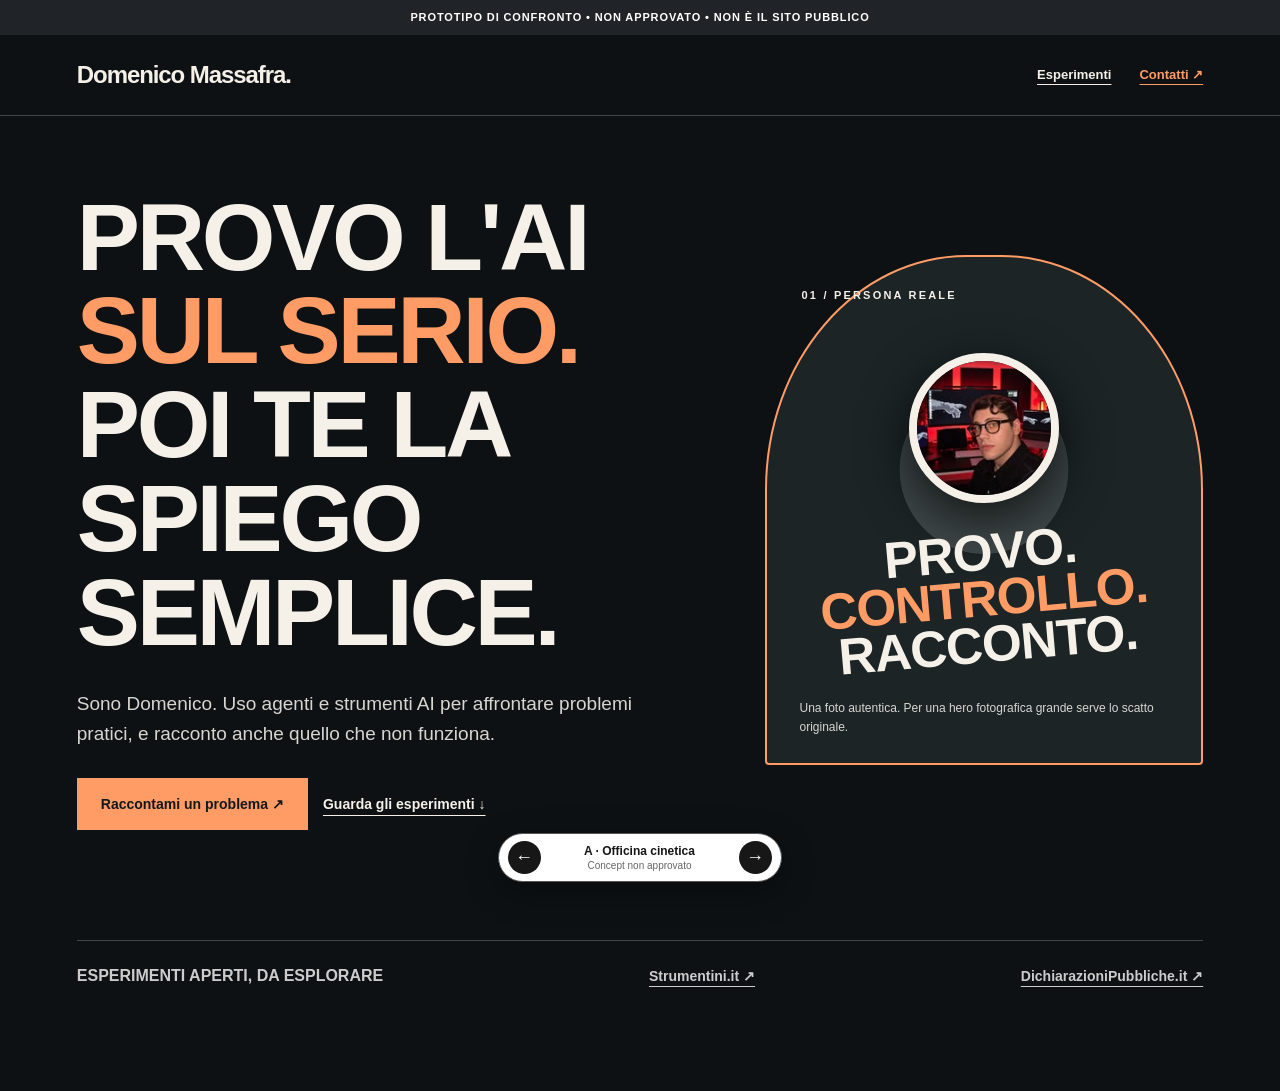
<file: docs/prototypes/issue-9-directions-20261111.html>
<!doctype html>
<html lang="it">
<head>
  <meta charset="utf-8">
  <meta name="viewport" content="width=device-width, initial-scale=1">
  <meta name="robots" content="noindex,nofollow">
  <title>PROTOTIPO NON APPROVATO #9 — tre direzioni, 11 novembre 2026</title>
  <!-- Three disposable design directions; identical claim, portrait, destination and projects. ?variant=a|b|c -->
  <noscript><style>.concept.a{display:block!important}.switcher{display:none!important}</style></noscript>
  <style>
    *,*::before,*::after{box-sizing:border-box}
    html{scroll-behavior:smooth}
    body{margin:0;font-family:'Avenir Next','Helvetica Neue',sans-serif}
    h1,h2,h3,p{margin:0}
    a{color:inherit}
    button{font:inherit;cursor:pointer}
    :focus-visible{outline:3px solid #3589ff;outline-offset:4px}
    .concept{display:none;min-height:100vh;overflow:hidden}
    .concept.active{display:block}
    .disclaimer{font:700 11px/1.5 'Avenir Next',sans-serif;letter-spacing:.08em;text-transform:uppercase;padding:9px 30px;background:#202327;color:#fff;text-align:center}
    .nav{display:flex;align-items:center;justify-content:space-between;gap:16px}
    .nav .name{font-weight:900;letter-spacing:-.045em;text-decoration:none}
    .nav .nav-links{display:flex;gap:28px;align-items:center;font-size:13px;font-weight:700}
    .nav-links a{text-underline-offset:5px}
    h1{letter-spacing:-.065em;line-height:1.02}
    .intro{font-size:19px;line-height:1.55;max-width:590px}
    .actions{display:flex;gap:15px;align-items:center;flex-wrap:wrap;margin-top:30px}
    .cta{display:inline-flex;align-items:center;justify-content:center;padding:15px 22px;min-height:52px;font-weight:800;font-size:14px;text-decoration:none}
    .secondary{font-weight:700;font-size:14px;text-underline-offset:6px}
    .caption{font-size:12px;line-height:1.55}
    .photo{display:block;width:150px;height:150px;object-fit:cover}
    .workbar{margin-top:65px;padding:26px 0;border-top:1px solid currentColor;display:flex;justify-content:space-between;gap:20px;align-items:center}
    .workbar a{font-weight:700;font-size:14px;text-underline-offset:5px}
    .switcher{position:fixed;z-index:9;bottom:18px;left:50%;transform:translateX(-50%);display:flex;align-items:center;gap:12px;background:#fff;color:#151515;padding:7px 9px;border:1px solid #555;border-radius:40px;box-shadow:0 10px 35px #0005;white-space:nowrap;font:700 12px 'Avenir Next',sans-serif}
    .switcher button{border:0;border-radius:50%;width:33px;height:33px;background:#171717;color:#fff;font-size:18px}
    .switcher output{min-width:174px;text-align:center}
    .switcher small{display:block;font-weight:400;font-size:10px;color:#666;margin-top:2px}

    /* A — Cinema poster / lively workshop: type and one small factual portrait. */
    .a{background:#0d1114;color:#f5f0e8}
    .a .nav{padding:26px 6vw;border-bottom:1px solid #3e4648}
    .a .name{font-size:24px}
    .a .nav-links a:last-child{color:#ff9b65}
    .a-hero{min-height:650px;display:grid;grid-template-columns:minmax(0,1.25fr) minmax(300px,.85fr);gap:45px;padding:75px 6vw 45px;align-items:center}
    .a h1{font-family:Impact,sans-serif;font-stretch:condensed;text-transform:uppercase;font-size:clamp(62px,7.4vw,120px);max-width:850px;letter-spacing:-.035em;line-height:.99}
    .a h1 em{color:#ff9b65;font-style:normal}
    .a .intro{margin-top:30px;color:#d7d6d1}
    .a .cta{background:#ff9b65;color:#13181b;border:2px solid #ff9b65}
    .a-stage{position:relative;min-height:510px;border-radius:46% 46% 4px 4px;border:2px solid #ff9b65;padding:16px;background:radial-gradient(circle at 50% 42%,#3e4647 0 23%,transparent 23.2%),#1c2426;display:flex;flex-direction:column;justify-content:center;align-items:center}
    .a-stage::before{content:'01 / PERSONA REALE';font-size:11px;letter-spacing:.2em;font-weight:900;position:absolute;top:32px;left:34px}
    .a-stage img{border:8px solid #f5f0e8;border-radius:50%;box-shadow:0 15px 50px #000b}
    .a-stage strong{font:800 clamp(35px,4vw,70px)/.9 Impact,sans-serif;text-align:center;text-transform:uppercase;letter-spacing:-.02em;margin-top:27px;transform:rotate(-5deg)}
    .a-stage strong span{color:#ff9b65}
    .a-stage .caption{position:absolute;bottom:27px;left:32px;right:32px;color:#d7d6d1}
    .a-bottom{padding:0 6vw 80px}
    .a-bottom .workbar{border-color:#3e4648;color:#ccc}

    /* B — Letter from a person: quiet editorial paper, high clarity. */
    .b{background:#f3ebdd;color:#241c18;font-family:Georgia,'Times New Roman',serif}
    .b .nav{padding:24px 6vw;border-bottom:1px solid #a89c8e}
    .b .name{font-size:23px;letter-spacing:-.035em}
    .b .nav-links{font-family:'Avenir Next',sans-serif}
    .b-hero{padding:55px 6vw 10px;display:grid;grid-template-columns:minmax(0,1fr) 280px;gap:60px;min-height:610px}
    .b h1{font-size:clamp(62px,6.1vw,101px);line-height:1.02;letter-spacing:-.045em;font-weight:400;max-width:950px}
    .b h1 em{color:#1749c9;font-style:italic}
    .b .intro{margin:37px 0 0;padding-top:20px;border-top:2px solid #241c18}
    .b .actions{font-family:'Avenir Next',sans-serif}
    .b .cta{background:#1749c9;color:#fff;border:2px solid #1749c9}
    .b-note{position:relative;border-left:1px solid #a89c8e;padding:60px 0 0 38px;align-self:stretch}
    .b-note img{border-radius:2px;filter:grayscale(.2);box-shadow:10px 12px 0 #d6c7b5}
    .b-note .index{display:block;color:#1749c9;font:800 12px 'Avenir Next',sans-serif;letter-spacing:.13em;margin:24px 0 14px}
    .b-note blockquote{margin:0;font-size:24px;line-height:1.23;font-style:italic}
    .b-note .caption{font-family:'Avenir Next',sans-serif;margin-top:22px}
    .b-bottom{padding:0 6vw 70px;font-family:'Avenir Next',sans-serif}
    .b-bottom .workbar{border-color:#b5a99c}

    /* C — Field notes: proof-first modular interface rather than a software dashboard. */
    .c{background:#112124;color:#f1f4ea;font-family:'Avenir Next','Helvetica Neue',sans-serif}
    .c .nav{padding:22px 5vw;border-bottom:1px solid #39565a}
    .c .name{font-size:22px}
    .c-hero{display:grid;grid-template-columns:minmax(0,.95fr) minmax(400px,1.05fr);gap:36px;padding:62px 5vw 20px;min-height:620px}
    .c-copy{padding-top:26px}
    .c h1{font-size:clamp(57px,6vw,91px);letter-spacing:-.045em;max-width:640px}
    .c h1 em{font-style:normal;color:#c4ec7b}
    .c .intro{color:#d6e2d8;margin-top:32px}
    .c .cta{color:#112124;background:#c4ec7b;border:2px solid #c4ec7b}
    .c-board{display:grid;grid-template-columns:minmax(0,1fr) minmax(0,.85fr);grid-template-rows:1fr 142px;gap:11px;align-self:stretch}
    .c-board .tile{border:1px solid #547074;background:#1c3438;padding:22px}
    .c-board .person{background:#e6e6d4;color:#173134;display:flex;flex-direction:column;justify-content:space-between}
    .c-board .person img{border-radius:50%;border:6px solid #fff;align-self:center}
    .c-board .person b{font-size:16px;letter-spacing:-.035em}
    .c-board .person .caption{color:#38514e}
    .c-board .test{display:flex;flex-direction:column;justify-content:space-between}
    .c-board .tile-label{font-size:11px;font-weight:900;letter-spacing:.11em;text-transform:uppercase;color:#c4ec7b}
    .c-board .test strong{font-size:38px;line-height:1.05;letter-spacing:-.04em}
    .c-board .test p{font-size:14px;line-height:1.5;color:#d6e2d8}
    .c-board .work1,.c-board .work2{display:flex;flex-direction:column;justify-content:space-between;text-decoration:none}
    .c-board .work1{background:#c4ec7b;color:#13291f}
    .c-board .work2{background:#405e65}
    .c-board .work1 span,.c-board .work2 span{font-size:11px;font-weight:800;letter-spacing:.1em;text-transform:uppercase}
    .c-board .work1 strong,.c-board .work2 strong{font-size:24px;letter-spacing:-.04em;overflow-wrap:anywhere}
    .c-bottom{padding:0 5vw 60px}
    .c-bottom .workbar{border-color:#547074}

    @media(max-width:900px){
      .a-hero,.b-hero,.c-hero{grid-template-columns:1fr;gap:35px;min-height:0}
      .a-stage{min-height:420px}
      .b-note{display:grid;grid-template-columns:160px 1fr;gap:0 26px;padding:20px 0 10px;border-left:0;border-top:1px solid #a89c8e}
      .b-note .index{margin-top:0}
      .b-note img{grid-row:1/4}
      .c-board{height:440px}
    }
    @media(max-width:540px){
      .disclaimer{font-size:9px;padding:7px 10px}
      .nav{flex-wrap:wrap;gap:8px}
      .nav .name{font-size:18px}
      .nav .nav-links{gap:15px;font-size:11px}
      .a .nav,.b .nav,.c .nav{padding:18px 20px}
      .a-hero,.b-hero,.c-hero{padding:46px 20px 15px;gap:38px}
      .a h1{font-size:clamp(49px,12vw,72px)}
      .b h1{font-size:clamp(50px,11.8vw,66px)}
      .c h1{font-size:clamp(49px,11.2vw,68px)}
      .intro{font-size:17px;margin-top:22px!important}
      .actions{margin-top:24px}
      .cta{width:100%;padding:15px 10px}
      .a-stage{min-height:355px;border-radius:44% 44% 4px 4px}
      .a-stage strong{font-size:44px}
      .a-stage::before{left:22px;top:20px}
      .a-stage .caption{left:20px;right:20px;bottom:18px}
      .b-note{display:block;padding-top:25px}
      .b-note img{float:right;margin:0 0 15px 20px;width:125px;height:125px}
      .b-note blockquote{font-size:23px}
      .b-note .index{padding-top:8px}
      .b-bottom,.a-bottom,.c-bottom{padding:0 20px 80px}
      .c-copy{padding-top:0}
      .c-board{grid-template-columns:1fr 1fr;grid-template-rows:255px 120px;height:auto;gap:8px}
      .c-board .tile{padding:13px}
      .c-board .person img{width:110px;height:110px}
      .c-board .person b{font-size:14px}
      .c-board .test strong{font-size:27px}
      .c-board .test p{font-size:12px}
      .c-board .work1 strong,.c-board .work2 strong{font-size:18px}
      .workbar{flex-wrap:wrap;margin-top:35px;gap:10px}
      .switcher{bottom:8px}
    }
    @media(prefers-reduced-motion:reduce){html{scroll-behavior:auto}*{animation:none!important;transition:none!important}}
  </style>
</head>
<body>
  <div class="disclaimer">Prototipo di confronto • non approvato • non è il sito pubblico</div>
  <main>
    <section class="concept a" id="variant-a" aria-label="Direzione A: Officina cinetica">
      <header class="nav"><a class="name" href="#variant-a">Domenico Massafra.</a><nav class="nav-links" aria-label="Navigazione A"><a href="#a-esperimenti">Esperimenti</a><a href="https://www.instagram.com/domenico.massafraa/">Contatti ↗</a></nav></header>
      <div class="a-hero"><div><h1>Provo l'AI <em>sul serio.</em><br>Poi te la spiego semplice.</h1><p class="intro">Sono Domenico. Uso agenti e strumenti AI per affrontare problemi pratici, e racconto anche quello che non funziona.</p><div class="actions"><a class="cta" href="https://www.instagram.com/domenico.massafraa/">Raccontami un problema ↗</a><a class="secondary" href="#a-esperimenti">Guarda gli esperimenti ↓</a></div></div><div class="a-stage"><img class="photo" src="../../site/ritratto-instagram.jpg" alt="Foto reale di Domenico dal profilo Instagram"><strong>Provo.<br><span>Controllo.</span><br>Racconto.</strong><p class="caption">Una foto autentica. Per una hero fotografica grande serve lo scatto originale.</p></div></div>
      <div class="a-bottom" id="a-esperimenti"><div class="workbar"><strong>ESPERIMENTI APERTI, DA ESPLORARE</strong><a href="https://strumentini.it/">Strumentini.it ↗</a><a href="https://dichiarazionipubbliche.it/">DichiarazioniPubbliche.it ↗</a></div></div>
    </section>
    <section class="concept b" id="variant-b" aria-label="Direzione B: Lettera dal laboratorio">
      <header class="nav"><a class="name" href="#variant-b">Domenico Massafra</a><nav class="nav-links" aria-label="Navigazione B"><a href="#b-esperimenti">Esperimenti</a><a href="https://www.instagram.com/domenico.massafraa/">Contatti ↗</a></nav></header>
      <div class="b-hero"><div><h1>Provo l'AI <em>sul serio.</em><br>Poi te la spiego semplice.</h1><p class="intro">Sono Domenico. Uso agenti e strumenti AI per affrontare problemi pratici, e racconto anche quello che non funziona.</p><div class="actions"><a class="cta" href="https://www.instagram.com/domenico.massafraa/">Raccontami un problema ↗</a><a class="secondary" href="#b-esperimenti">Guarda gli esperimenti ↓</a></div></div><aside class="b-note"><img class="photo" src="../../site/ritratto-instagram.jpg" alt="Foto reale di Domenico dal profilo Instagram"><span class="index">UNA PERSONA, DEI TENTATIVI</span><blockquote>«Le cose interessanti iniziano quando le provi.»</blockquote><p class="caption">Foto del profilo a 150 px. Ritratto editoriale grande subordinato a uno scatto autentico migliore.</p></aside></div>
      <div class="b-bottom" id="b-esperimenti"><div class="workbar"><strong>Due progetti da aprire oggi</strong><a href="https://strumentini.it/">Strumentini.it ↗</a><a href="https://dichiarazionipubbliche.it/">DichiarazioniPubbliche.it ↗</a></div></div>
    </section>
    <section class="concept c" id="variant-c" aria-label="Direzione C: Tavolo delle prove">
      <header class="nav"><a class="name" href="#variant-c">DOMENICO MASSAFRA <span aria-hidden="true">✳</span></a><nav class="nav-links" aria-label="Navigazione C"><a href="#c-esperimenti">Esperimenti</a><a href="https://www.instagram.com/domenico.massafraa/">Contatti ↗</a></nav></header>
      <div class="c-hero"><div class="c-copy"><h1>Provo l'AI <em>sul serio.</em><br>Poi te la spiego semplice.</h1><p class="intro">Sono Domenico. Uso agenti e strumenti AI per affrontare problemi pratici, e racconto anche quello che non funziona.</p><div class="actions"><a class="cta" href="https://www.instagram.com/domenico.massafraa/">Raccontami un problema ↗</a><a class="secondary" href="#c-esperimenti">Guarda gli esperimenti ↓</a></div></div><div class="c-board"><div class="tile person"><span class="tile-label" style="color:#173134">01 / CHI SONO</span><img class="photo" src="../../site/ritratto-instagram.jpg" alt="Foto reale di Domenico dal profilo Instagram"><b>Domenico, in carne e ossa.</b><span class="caption">Foto attuale 150×150 px</span></div><div class="tile test"><span class="tile-label">02 / COME RAGIONO</span><strong>Funziona?</strong><p>Prima lo provo. Poi controllo dove si rompe.</p><span class="tile-label">PROVA → LIMITE → RACCONTO</span></div><a class="tile work1" href="https://strumentini.it/"><span>03 / PROGETTO</span><strong>Strumentini ↗</strong></a><a class="tile work2" href="https://dichiarazionipubbliche.it/"><span>04 / PROGETTO</span><strong>Dichiarazioni Pubbliche ↗</strong></a></div></div>
      <div class="c-bottom" id="c-esperimenti"><div class="workbar"><strong>Esperimenti reali, lavoro in corso</strong><a href="https://github.com/domenicomassafra">Codice e progetti su GitHub ↗</a></div></div>
    </section>
  </main>
  <nav class="switcher" aria-label="Confronta le direzioni"><button id="previous" type="button" aria-label="Direzione precedente">←</button><output id="which" aria-live="polite">A · Officina cinetica<small>Concept non approvato</small></output><button id="next" type="button" aria-label="Direzione successiva">→</button></nav>
  <script>
    const variants=['a','b','c'];
    const names={a:'Officina cinetica',b:'Lettera dal laboratorio',c:'Tavolo delle prove'};
    function show(variant){const active=variants.includes(variant)?variant:'a';for(const key of variants){const node=document.getElementById('variant-'+key);node.classList.toggle('active',key===active);node.setAttribute('aria-hidden',String(key!==active));}document.getElementById('which').innerHTML=active.toUpperCase()+' · '+names[active]+'<small>Concept non approvato</small>';const next=new URL(location.href);next.searchParams.set('variant',active);history.replaceState(null,'',next);}
    function cycle(step){const current=new URLSearchParams(location.search).get('variant');show(variants[(variants.indexOf(current)+step+3)%3]);}
    document.getElementById('previous').addEventListener('click',()=>cycle(-1));
    document.getElementById('next').addEventListener('click',()=>cycle(1));
    document.addEventListener('keydown',event=>{if(event.target.closest('input,textarea,select,[contenteditable]'))return;if(event.key==='ArrowLeft')cycle(-1);if(event.key==='ArrowRight')cycle(1);});
    show(new URLSearchParams(location.search).get('variant'));
  </script>
</body>
</html>
</file>
<file: styles.css>
:root {
  color-scheme: dark;
  --bg: #0b0b0c;
  --surface: #111113;
  --surface-hover: #17171a;
  --text: #f4f4f5;
  --muted: #a1a1aa;
  --line: #27272a;
  --accent: #d7ff52;
  --max: 1120px;
}

* {
  box-sizing: border-box;
}

html {
  scroll-behavior: smooth;
  background: var(--bg);
}

body {
  margin: 0;
  min-width: 320px;
  background:
    radial-gradient(circle at 85% 8%, rgb(215 255 82 / 8%), transparent 24rem),
    var(--bg);
  color: var(--text);
  font-family:
    Inter, ui-sans-serif, system-ui, -apple-system, BlinkMacSystemFont, "Segoe UI", sans-serif;
  -webkit-font-smoothing: antialiased;
}

a {
  color: inherit;
  text-decoration: none;
}

.page-shell {
  width: min(calc(100% - 40px), var(--max));
  margin: 0 auto;
}

.site-header {
  display: flex;
  align-items: center;
  justify-content: space-between;
  min-height: 88px;
  border-bottom: 1px solid var(--line);
}

.wordmark {
  display: inline-flex;
  align-items: center;
  gap: 10px;
  font-size: 0.95rem;
  font-weight: 650;
  letter-spacing: -0.02em;
}

.wordmark-dot {
  width: 9px;
  height: 9px;
  border-radius: 999px;
  background: var(--accent);
  box-shadow: 0 0 28px rgb(215 255 82 / 55%);
}

nav {
  display: flex;
  gap: 24px;
  color: var(--muted);
  font-size: 0.9rem;
}

nav a,
.project-link {
  transition: color 160ms ease;
}

nav a:hover,
nav a:focus-visible,
.project-card:hover .project-link {
  color: var(--accent);
}

.hero {
  display: grid;
  align-content: center;
  min-height: min(740px, calc(100svh - 88px));
  padding: 96px 0 112px;
}

.eyebrow {
  margin: 0 0 22px;
  color: var(--accent);
  font-size: 0.75rem;
  font-weight: 750;
  letter-spacing: 0.16em;
}

h1,
h2,
h3,
p {
  margin-top: 0;
}

h1 {
  max-width: 900px;
  margin-bottom: 28px;
  font-size: clamp(4rem, 10vw, 8.7rem);
  line-height: 0.9;
  letter-spacing: -0.072em;
}

.hero-copy {
  max-width: 680px;
  margin-bottom: 34px;
  color: var(--muted);
  font-size: clamp(1.15rem, 2vw, 1.45rem);
  line-height: 1.55;
  letter-spacing: -0.02em;
}

.hero-actions {
  display: flex;
  flex-wrap: wrap;
  gap: 12px;
}

.button {
  display: inline-flex;
  align-items: center;
  justify-content: center;
  min-height: 46px;
  padding: 0 18px;
  border: 1px solid var(--line);
  border-radius: 999px;
  font-size: 0.92rem;
  font-weight: 650;
  transition:
    transform 160ms ease,
    border-color 160ms ease,
    background 160ms ease;
}

.button:hover,
.button:focus-visible {
  transform: translateY(-2px);
}

.button-primary {
  border-color: var(--accent);
  background: var(--accent);
  color: #11120c;
}

.button-secondary:hover,
.button-secondary:focus-visible {
  border-color: #52525b;
  background: #141416;
}

.projects {
  padding: 112px 0 124px;
  border-top: 1px solid var(--line);
}

.section-heading {
  margin-bottom: 44px;
}

h2 {
  margin-bottom: 0;
  font-size: clamp(2.6rem, 6vw, 5rem);
  line-height: 0.96;
  letter-spacing: -0.055em;
}

.project-grid {
  display: grid;
  grid-template-columns: repeat(2, minmax(0, 1fr));
  gap: 14px;
}

.project-card {
  display: flex;
  min-height: 330px;
  flex-direction: column;
  justify-content: space-between;
  padding: 28px;
  border: 1px solid var(--line);
  border-radius: 24px;
  background: var(--surface);
  transition:
    transform 180ms ease,
    border-color 180ms ease,
    background 180ms ease;
}

.project-card:hover,
.project-card:focus-visible {
  transform: translateY(-4px);
  border-color: #3f3f46;
  background: var(--surface-hover);
}

.project-index {
  margin-bottom: 52px;
  color: #71717a;
  font-size: 0.75rem;
  font-variant-numeric: tabular-nums;
  letter-spacing: 0.12em;
}

h3 {
  margin-bottom: 14px;
  font-size: clamp(1.8rem, 4vw, 2.7rem);
  line-height: 1;
  letter-spacing: -0.045em;
}

.project-card p:not(.project-index) {
  max-width: 48ch;
  color: var(--muted);
  line-height: 1.6;
}

.project-link {
  color: #d4d4d8;
  font-size: 0.88rem;
  font-weight: 650;
}

.principle {
  padding: 124px 0;
  border-top: 1px solid var(--line);
  font-size: clamp(2.3rem, 6vw, 5.7rem);
  line-height: 0.98;
  letter-spacing: -0.055em;
}

.principle p,
.principle strong {
  display: block;
  margin: 0;
}

.principle p {
  color: var(--muted);
}

.principle strong {
  color: var(--accent);
  font-weight: 700;
}

footer {
  display: flex;
  justify-content: space-between;
  gap: 24px;
  padding: 28px 0 42px;
  border-top: 1px solid var(--line);
  color: #71717a;
  font-size: 0.78rem;
}

footer p {
  margin: 0;
}

@media (max-width: 760px) {
  .page-shell {
    width: min(calc(100% - 28px), var(--max));
  }

  .site-header {
    min-height: 72px;
  }

  nav {
    gap: 16px;
  }

  nav a:first-child {
    display: none;
  }

  .hero {
    min-height: auto;
    padding: 96px 0 88px;
  }

  h1 {
    font-size: clamp(3.7rem, 19vw, 6.2rem);
  }

  .projects {
    padding: 88px 0;
  }

  .project-grid {
    grid-template-columns: 1fr;
  }

  .project-card {
    min-height: 290px;
  }

  .principle {
    padding: 88px 0;
  }

  footer {
    flex-direction: column;
  }
}

@media (prefers-reduced-motion: reduce) {
  html {
    scroll-behavior: auto;
  }

  *,
  *::before,
  *::after {
    transition-duration: 0.01ms !important;
  }
}
</file>
<file: docs/redesign-20261114/fonts/fonts.css>
/* Brand faces from the Obsidian kit (OFL). Preview only: subset to woff2 before production. */
@font-face { font-family: "Archivo"; src: url("archivo.ttf") format("truetype"); font-weight: 100 900; font-stretch: 62% 125%; font-display: swap; }
@font-face { font-family: "JetBrains Mono"; src: url("jetbrainsmono.ttf") format("truetype"); font-weight: 100 800; font-display: swap; }
</file>
